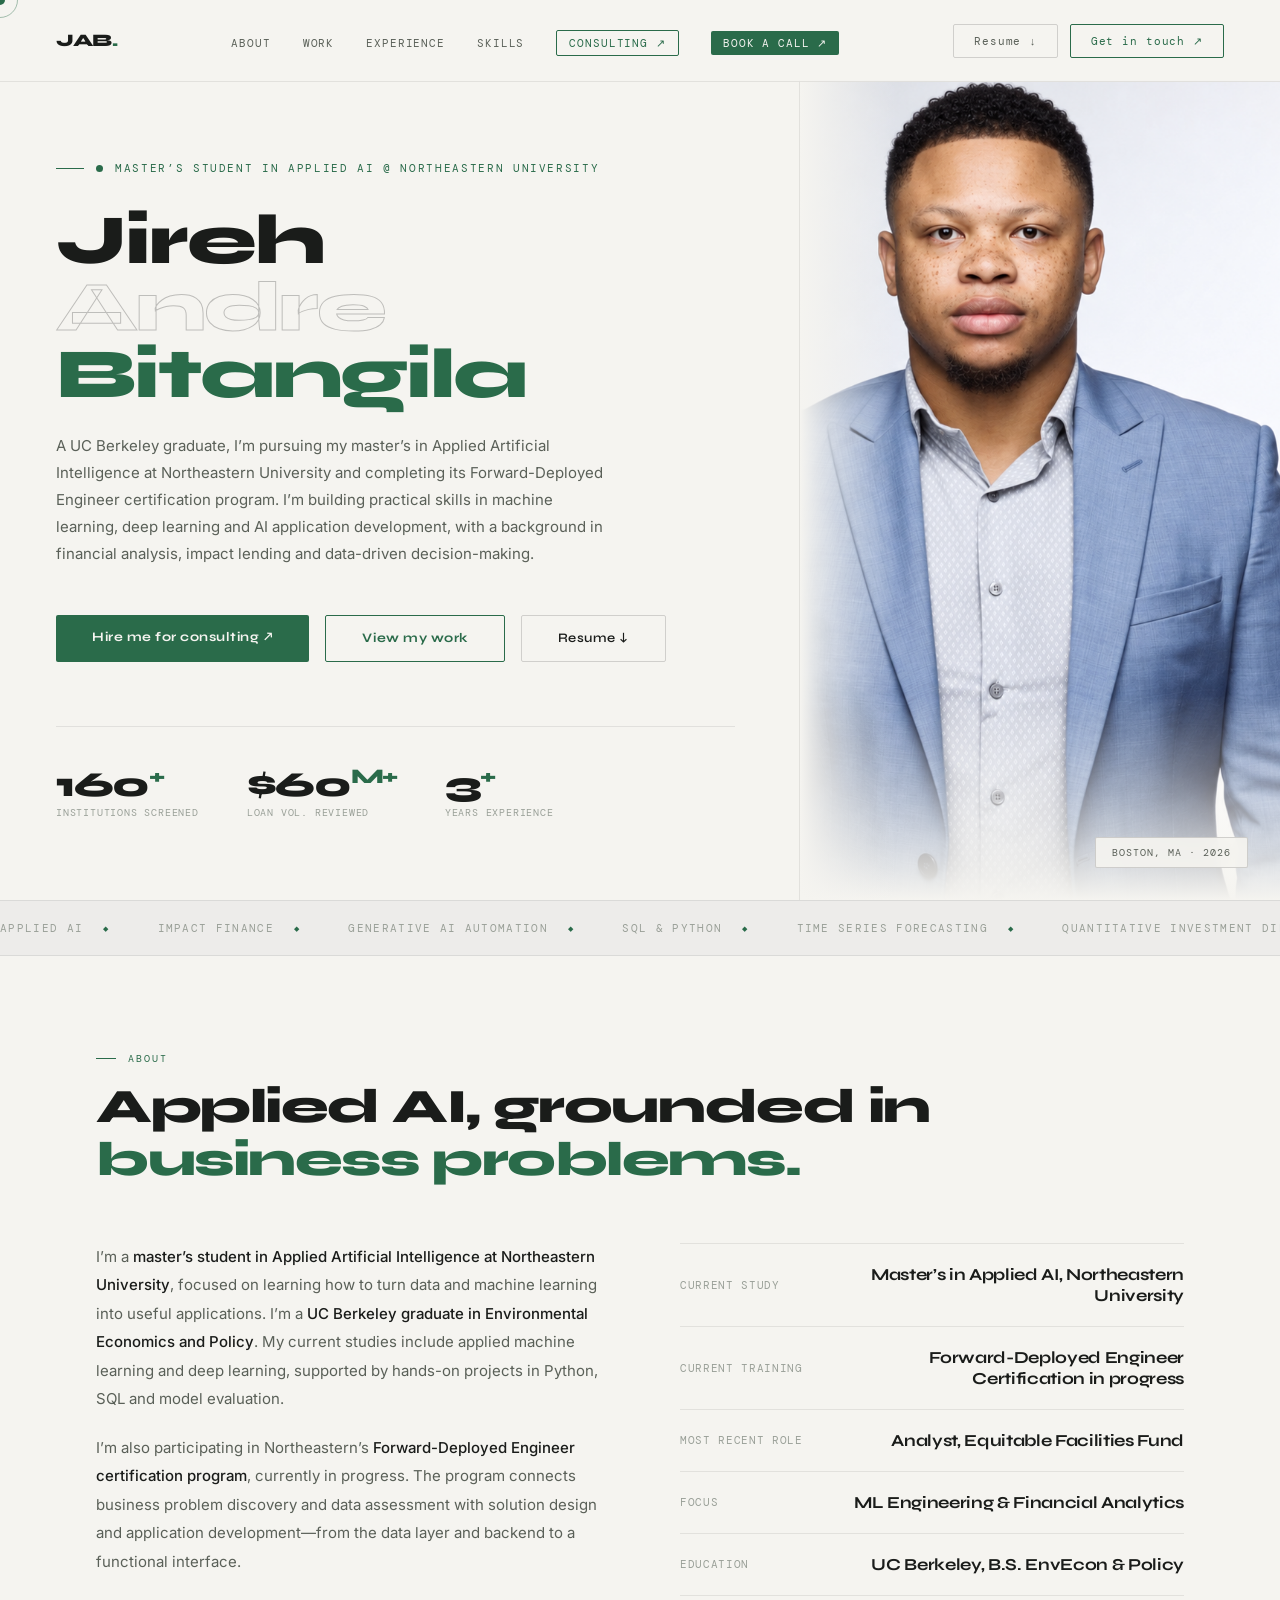
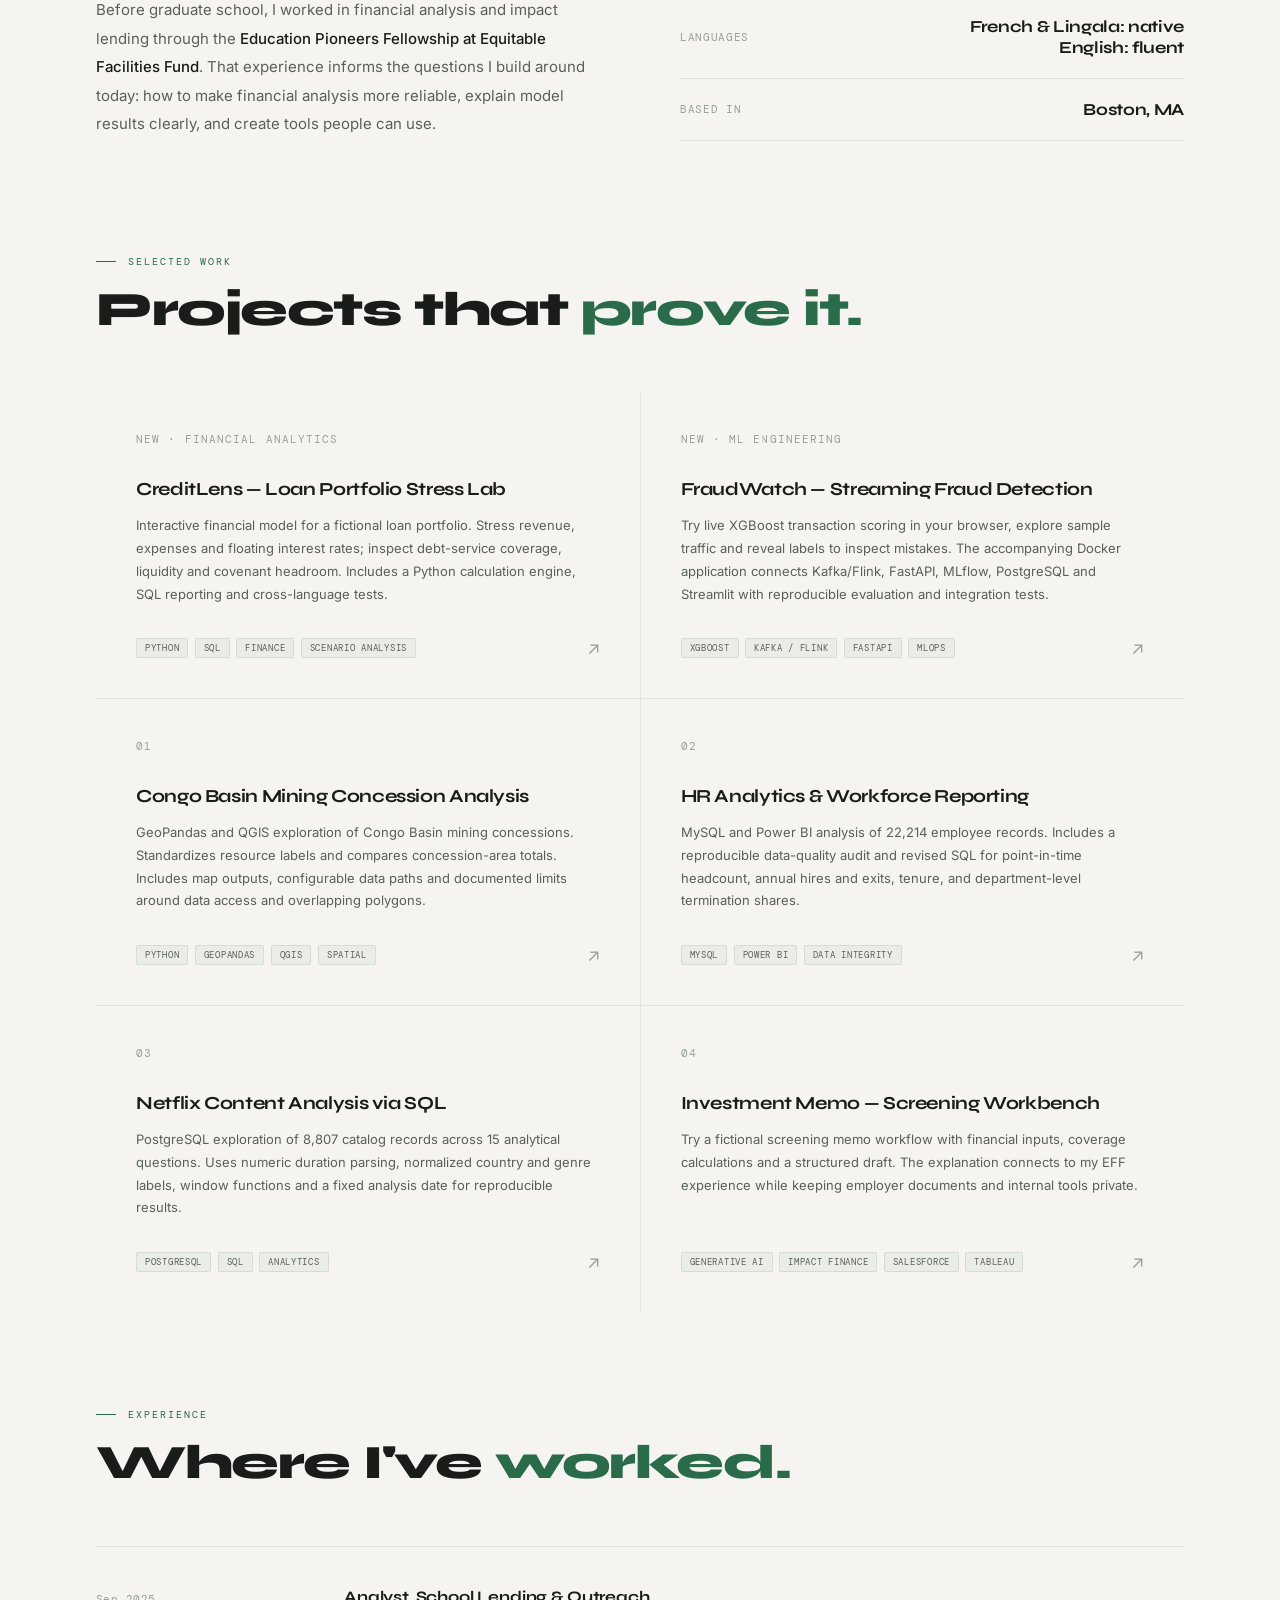
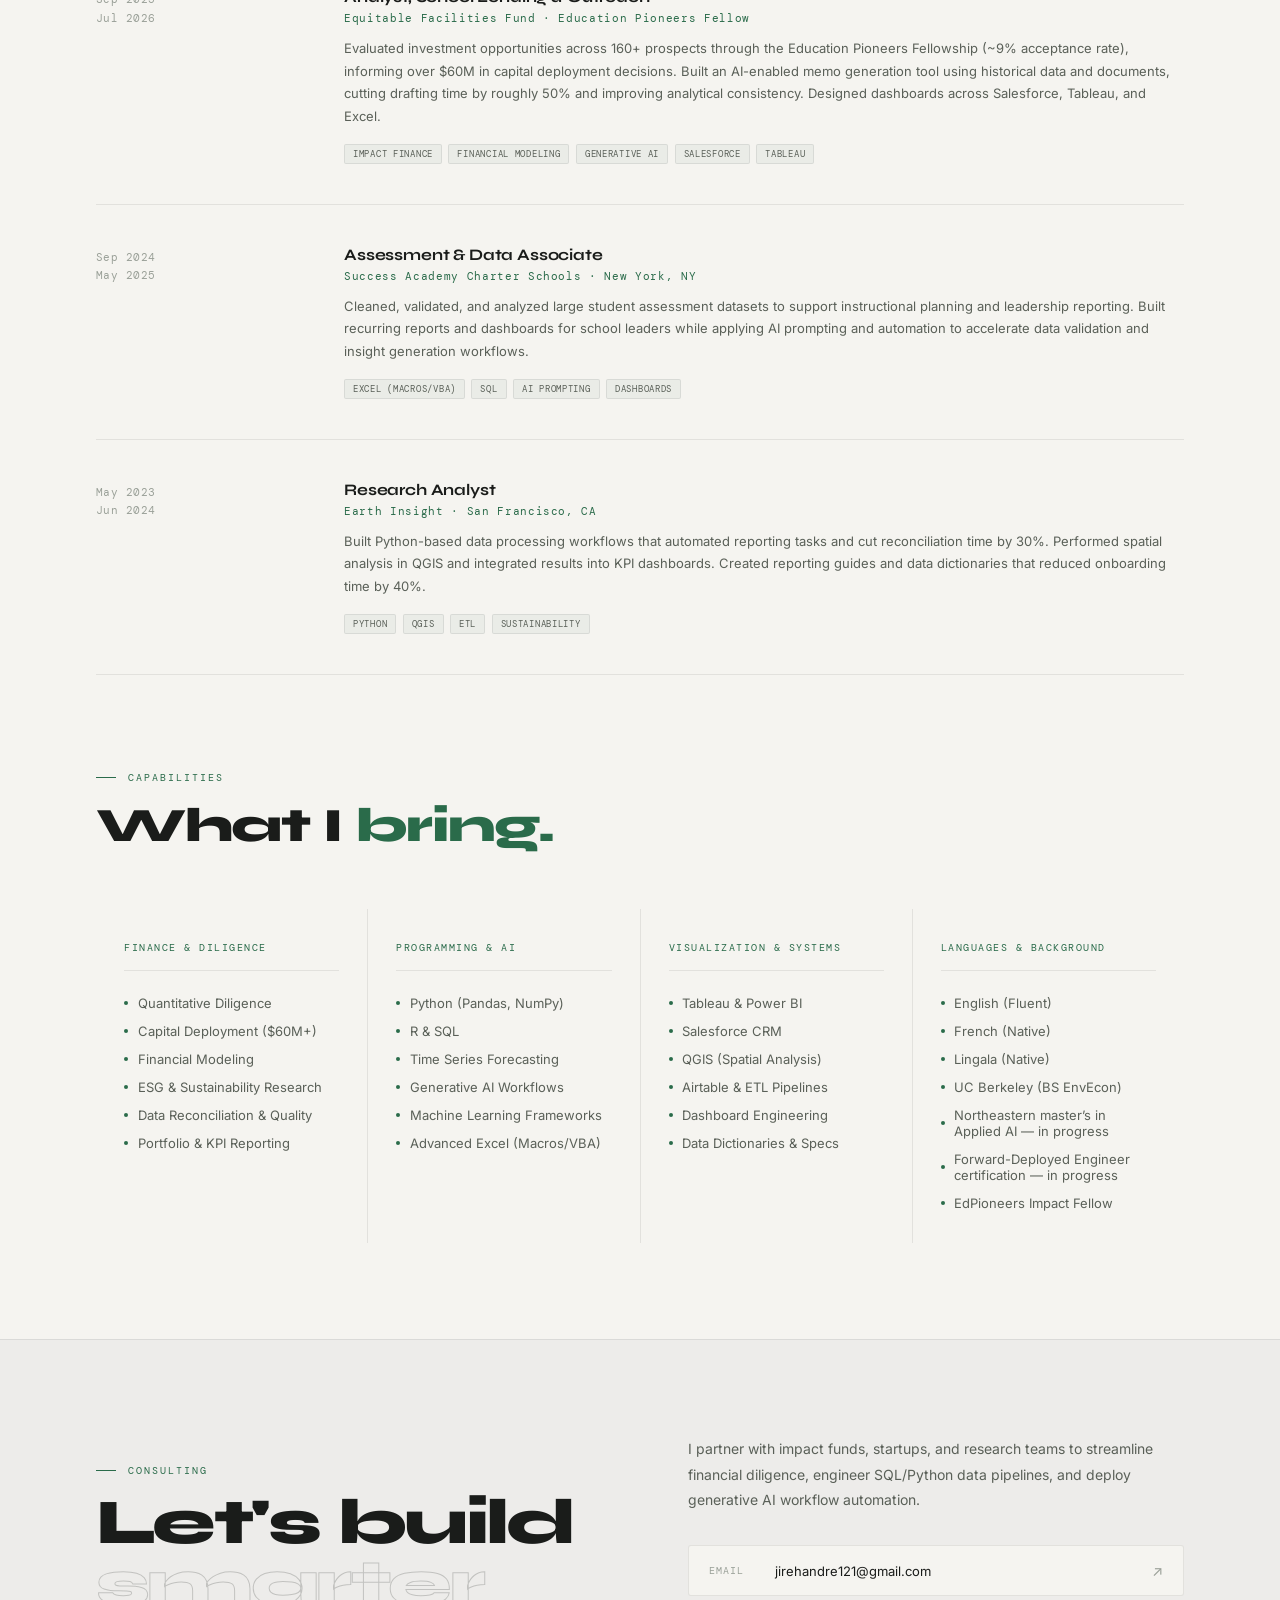
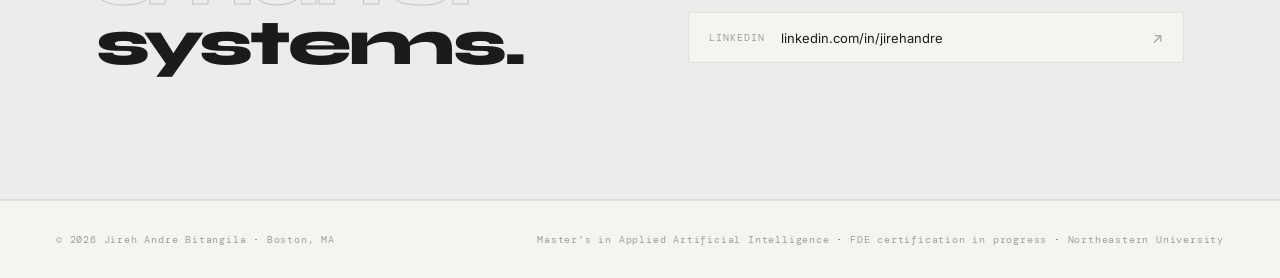
<file: index.html>
<!DOCTYPE html>
<html lang="en">
<head>
<meta charset="UTF-8"/>
<meta name="viewport" content="width=device-width, initial-scale=1.0"/>
<title>Jireh Andre Bitangila — Applied AI & Financial Analytics</title>
<meta name="description" content="UC Berkeley graduate and Northeastern Applied AI master’s student pursuing Forward-Deployed Engineer certification. Explore projects in machine learning, financial analytics, SQL and data systems."/>
<link href="https://fonts.googleapis.com/css2?family=Syne:wght@400;500;600;700;800&family=Inter:wght@300;400;500&family=DM+Mono:wght@400;500&display=swap" rel="stylesheet"/>
<style>
*,*::before,*::after{box-sizing:border-box;margin:0;padding:0}
:root{
  --bg:#f5f4f0;
  --surface:#edecea;
  --surface2:#e4e2de;
  --border:rgba(0,0,0,0.08);
  --border2:rgba(0,0,0,0.15);
  --accent:#2a6b4a;
  --accent-dim:rgba(42,107,74,0.08);
  --accent-dim2:rgba(42,107,74,0.05);
  --text:#1a1c1a;
  --text2:#5a6058;
  --text3:#9aa098;
  --nav-bg:rgba(245,244,240,0.85);
  --syne:'Syne',sans-serif;
  --inter:'Inter',sans-serif;
  --mono:'DM Mono',monospace;
}
html{scroll-behavior:smooth}
body{background:var(--bg);color:var(--text);font-family:var(--inter);overflow-x:hidden;cursor:none}

.cursor{position:fixed;width:10px;height:10px;background:var(--accent);border-radius:50%;pointer-events:none;z-index:9999;transition:transform 0.15s ease;transform:translate(-50%,-50%)}
.cursor-ring{position:fixed;width:36px;height:36px;border:1px solid rgba(42,107,74,0.4);border-radius:50%;pointer-events:none;z-index:9998;transition:width 0.3s,height 0.3s,border-color 0.3s;transform:translate(-50%,-50%)}
.cursor-ring.expanded{width:60px;height:60px;border-color:rgba(42,107,74,0.2)}

nav{
  position:fixed;top:0;left:0;right:0;z-index:500;
  display:flex;justify-content:space-between;align-items:center;
  padding:1.5rem 3.5rem;
}
nav::before{
  content:'';position:absolute;inset:0;
  background:var(--nav-bg);backdrop-filter:blur(20px);
  border-bottom:1px solid var(--border);z-index:-1;
}
.nav-logo{font-family:var(--syne);font-weight:800;font-size:1.1rem;color:var(--text);text-decoration:none;letter-spacing:-0.02em}
.nav-logo span{color:var(--accent)}
.nav-links{display:flex;gap:2rem;list-style:none}
.nav-links a{font-family:var(--mono);font-size:11px;letter-spacing:0.08em;color:var(--text2);text-decoration:none;text-transform:uppercase;transition:color 0.2s}
.nav-links a:hover{color:var(--accent)}
.nav-links a.nav-consult-link{color:var(--accent);border:1px solid var(--accent);padding:0.3rem 0.75rem;border-radius:2px;transition:all 0.2s}
.nav-links a.nav-consult-link:hover{background:var(--accent);color:#f5f4f0}
.nav-links a.nav-book-link{background:var(--accent);color:#f5f4f0;padding:0.3rem 0.75rem;border-radius:2px;transition:all 0.2s}
.nav-links a.nav-book-link:hover{opacity:0.85;color:#f5f4f0}
.nav-cta{font-family:var(--mono);font-size:11px;letter-spacing:0.08em;padding:0.55rem 1.25rem;border:1px solid var(--accent);color:var(--accent);text-decoration:none;border-radius:2px;transition:all 0.2s}
.nav-cta:hover{background:var(--accent);color:#f5f4f0}
.nav-actions{display:flex;gap:0.75rem;align-items:center}
.nav-resume{font-family:var(--mono);font-size:11px;letter-spacing:0.08em;padding:0.55rem 1.25rem;border:1px solid var(--border2);color:var(--text2);text-decoration:none;border-radius:2px;transition:all 0.2s}
.nav-resume:hover{border-color:var(--accent);color:var(--accent)}

.nav-hamburger{display:none;flex-direction:column;gap:5px;background:none;border:none;cursor:pointer;padding:4px;z-index:600}
.nav-hamburger span{display:block;width:22px;height:2px;background:var(--text);border-radius:2px;transition:all 0.3s}
.nav-hamburger.open span:nth-child(1){transform:translateY(7px) rotate(45deg)}
.nav-hamburger.open span:nth-child(2){opacity:0}
.nav-hamburger.open span:nth-child(3){transform:translateY(-7px) rotate(-45deg)}

.mobile-menu{
  display:none;position:fixed;top:0;left:0;right:0;bottom:0;
  background:var(--bg);z-index:400;
  flex-direction:column;align-items:center;justify-content:center;gap:2.5rem;
}
.mobile-menu.open{display:flex}
.mobile-menu a{font-family:var(--syne);font-weight:700;font-size:2rem;color:var(--text);text-decoration:none;letter-spacing:-0.02em;transition:color 0.2s}
.mobile-menu a:hover{color:var(--accent)}
.mobile-menu a.mm-cta{font-size:1rem;font-family:var(--mono);border:1px solid var(--accent);color:var(--accent);padding:0.75rem 2rem;border-radius:2px}

.hero{min-height:100vh;display:grid;grid-template-columns:1fr 480px;padding-top:80px;position:relative;overflow:hidden}
.hero-left{display:flex;flex-direction:column;justify-content:center;padding:5rem 4rem 5rem 3.5rem;border-right:1px solid var(--border)}
.hero-eyebrow{font-family:var(--mono);font-size:11px;letter-spacing:0.15em;color:var(--accent);text-transform:uppercase;display:flex;align-items:center;gap:0.75rem;margin-bottom:2rem;opacity:0;animation:fadeUp 0.7s 0.2s forwards}
.hero-eyebrow::before{content:'';width:28px;height:1px;background:var(--accent)}
.s-pulse{display:inline-block;width:7px;height:7px;border-radius:50%;background:var(--accent);animation:pulse 2s infinite}
.hero-name{font-family:var(--syne);font-weight:800;font-size:clamp(3rem,5.5vw,5.2rem);line-height:0.95;letter-spacing:-0.03em;margin-bottom:1.5rem;opacity:0;animation:fadeUp 0.7s 0.35s forwards}
.hero-name .line2{color:transparent;-webkit-text-stroke:1px rgba(26,28,26,0.25)}
.hero-name .accent-w{color:var(--accent)}
.hero-desc{font-size:15px;color:var(--text2);line-height:1.8;max-width:500px;margin-bottom:3rem;opacity:0;animation:fadeUp 0.7s 0.5s forwards}
.hero-actions{display:flex;gap:1rem;flex-wrap:wrap;opacity:0;animation:fadeUp 0.7s 0.65s forwards}
.btn-main{font-family:var(--syne);font-weight:700;font-size:13px;letter-spacing:0.04em;padding:0.9rem 2.25rem;background:var(--accent);color:#f5f4f0;text-decoration:none;border-radius:2px;transition:all 0.2s;display:inline-block}
.btn-main:hover{transform:translateY(-2px);box-shadow:0 8px 30px rgba(42,107,74,0.25)}
.btn-outline{font-family:var(--syne);font-weight:600;font-size:13px;letter-spacing:0.04em;padding:0.9rem 2.25rem;border:1px solid var(--border2);color:var(--text);text-decoration:none;border-radius:2px;transition:all 0.2s;display:inline-block}
.btn-outline:hover{border-color:var(--accent);color:var(--accent)}
.btn-consult{font-family:var(--syne);font-weight:700;font-size:13px;letter-spacing:0.04em;padding:0.9rem 2.25rem;border:1.5px solid var(--accent);color:var(--accent);text-decoration:none;border-radius:2px;transition:all 0.2s;display:inline-block}
.btn-consult:hover{background:var(--accent);color:#f5f4f0;transform:translateY(-2px)}
.hero-numbers{display:flex;gap:3rem;margin-top:4rem;padding-top:2.5rem;border-top:1px solid var(--border);opacity:0;animation:fadeUp 0.7s 0.8s forwards}
.hero-num-val{font-family:var(--syne);font-weight:800;font-size:2.2rem;letter-spacing:-0.04em;line-height:1;margin-bottom:0.25rem}
.hero-num-val sup{color:var(--accent);font-size:1.3rem;vertical-align:super}
.hero-num-label{font-family:var(--mono);font-size:10px;letter-spacing:0.08em;color:var(--text3);text-transform:uppercase}

.hero-right{position:relative;overflow:hidden;opacity:0;animation:fadeIn 1s 0.4s forwards}
.hero-photo{width:100%;height:100%;object-fit:cover;object-position:center top;filter:grayscale(10%) contrast(1.02);display:block}
.hero-overlay{position:absolute;inset:0;background:linear-gradient(to right,var(--bg) 0%,transparent 20%),linear-gradient(to top,var(--bg) 0%,transparent 25%)}
.hero-tag-badge{position:absolute;bottom:2rem;right:2rem;font-family:var(--mono);font-size:10px;letter-spacing:0.1em;color:var(--text2);text-transform:uppercase;background:rgba(245,244,240,0.9);border:1px solid var(--border2);padding:0.5rem 1rem;border-radius:2px;backdrop-filter:blur(10px)}

.marquee-wrap{border-top:1px solid var(--border);border-bottom:1px solid var(--border);padding:1.25rem 0;overflow:hidden;background:var(--surface)}
.marquee-track{display:flex;gap:3rem;width:max-content;animation:marquee 24s linear infinite}
.marquee-item{font-family:var(--mono);font-size:11px;letter-spacing:0.12em;color:var(--text3);text-transform:uppercase;white-space:nowrap;display:flex;align-items:center;gap:1.25rem}
.marquee-item::after{content:'◆';color:var(--accent);font-size:7px}

.section{padding:6rem 3.5rem;max-width:1200px;margin:0 auto}
.sec-label{font-family:var(--mono);font-size:10px;letter-spacing:0.2em;color:var(--accent);text-transform:uppercase;display:flex;align-items:center;gap:0.75rem;margin-bottom:1rem}
.sec-label::before{content:'';width:20px;height:1px;background:var(--accent)}
.sec-title{font-family:var(--syne);font-weight:800;font-size:clamp(2rem,4vw,3rem);letter-spacing:-0.03em;line-height:1.1;margin-bottom:3.5rem}
.sec-title em{color:var(--accent);font-style:normal}

.about-grid{display:grid;grid-template-columns:1fr 1fr;gap:5rem;align-items:start}
.about-body p{font-size:15px;color:var(--text2);line-height:1.9;margin-bottom:1.25rem}
.about-body p strong{color:var(--text);font-weight:500}
.about-stats{display:flex;flex-direction:column}
.astat{display:flex;justify-content:space-between;align-items:center;padding:1.25rem 0;border-bottom:1px solid var(--border)}
.astat:first-child{border-top:1px solid var(--border)}
.astat-lbl{font-family:var(--mono);font-size:11px;letter-spacing:0.06em;color:var(--text3);text-transform:uppercase}
.astat-val{font-family:var(--syne);font-weight:700;font-size:1.05rem;color:var(--text);letter-spacing:-0.02em}

.projects-grid{display:grid;grid-template-columns:repeat(2,1fr);gap:1px;background:var(--border)}
.pcard{background:var(--bg);padding:2.5rem;transition:background 0.25s;text-decoration:none;color:inherit;display:flex;flex-direction:column;position:relative;overflow:hidden}
.pcard::before{content:'';position:absolute;top:0;left:0;right:0;height:2px;background:var(--accent);transform:scaleX(0);transform-origin:left;transition:transform 0.35s ease}
.pcard:hover{background:var(--surface)}
.pcard:hover::before{transform:scaleX(1)}
.pnum{font-family:var(--mono);font-size:11px;letter-spacing:0.1em;color:var(--text3);margin-bottom:2rem}
.pcard h3{font-family:var(--syne);font-weight:700;font-size:1.15rem;letter-spacing:-0.02em;color:var(--text);margin-bottom:0.75rem;line-height:1.3}
.pcard p{font-size:13px;color:var(--text2);line-height:1.75;flex:1;margin-bottom:2rem}
.pfoot{display:flex;justify-content:space-between;align-items:flex-end}
.ptags{display:flex;flex-wrap:wrap;gap:0.4rem}
.ptag{font-family:var(--mono);font-size:9px;letter-spacing:0.08em;padding:3px 8px;background:var(--accent-dim2);color:var(--text2);border:1px solid var(--border);text-transform:uppercase;border-radius:2px}
.parr{font-size:1.1rem;color:var(--text3);transition:color 0.2s,transform 0.2s}
.pcard:hover .parr{color:var(--accent);transform:translate(3px,-3px)}

.exp-list{display:flex;flex-direction:column}
.erow{display:grid;grid-template-columns:200px 1fr;gap:3rem;align-items:start;padding:2.5rem 0;border-bottom:1px solid var(--border)}
.erow:first-child{border-top:1px solid var(--border)}
.edate{font-family:var(--mono);font-size:11px;color:var(--text3);letter-spacing:0.04em;line-height:1.7;padding-top:3px}
.ebody h3{font-family:var(--syne);font-weight:700;font-size:1rem;letter-spacing:-0.01em;color:var(--text);margin-bottom:0.3rem}
.eorg{font-family:var(--mono);font-size:11px;color:var(--accent);letter-spacing:0.06em;margin-bottom:0.75rem}
.ebody p{font-size:13px;color:var(--text2);line-height:1.75}
.etags{display:flex;flex-wrap:wrap;gap:0.4rem;margin-top:1rem}

.skills-wrap{display:grid;grid-template-columns:repeat(4,1fr);gap:1px;background:var(--border)}
.scol{background:var(--bg);padding:2rem 1.75rem}
.scol-lbl{font-family:var(--mono);font-size:10px;letter-spacing:0.15em;color:var(--accent);text-transform:uppercase;margin-bottom:1.5rem;padding-bottom:1rem;border-bottom:1px solid var(--border)}
.sitems{list-style:none;display:flex;flex-direction:column;gap:0.75rem}
.sitems li{font-size:13px;color:var(--text2);display:flex;align-items:center;gap:0.6rem}
.sitems li::before{content:'';width:4px;height:4px;border-radius:50%;background:var(--accent);flex-shrink:0}

.contact-section{background:var(--surface);border-top:1px solid var(--border);border-bottom:1px solid var(--border)}
.contact-inner{max-width:1200px;margin:0 auto;padding:6rem 3.5rem;display:grid;grid-template-columns:1fr 1fr;gap:6rem;align-items:center}
.contact-big{font-family:var(--syne);font-weight:800;font-size:clamp(2.5rem,5vw,4.5rem);line-height:0.95;letter-spacing:-0.04em}
.contact-big .ol{color:transparent;-webkit-text-stroke:1px rgba(26,28,26,0.2)}
.contact-big .fi{color:var(--text)}
.cright p{font-size:14px;color:var(--text2);line-height:1.85;margin-bottom:2rem}
.clinks{display:flex;flex-direction:column;gap:1rem;margin-bottom:2.5rem}
.clink{display:flex;align-items:center;justify-content:space-between;padding:1rem 1.25rem;background:var(--bg);border:1px solid var(--border);border-radius:3px;text-decoration:none;transition:border-color 0.2s,background 0.2s}
.clink:hover{border-color:var(--accent);background:var(--accent-dim)}
.clink-l{display:flex;align-items:center;gap:1rem}
.clink-type{font-family:var(--mono);font-size:10px;letter-spacing:0.1em;color:var(--text3);text-transform:uppercase;min-width:50px}
.clink-val{font-size:13px;color:var(--text)}
.clink-arr{font-size:0.9rem;color:var(--text3);transition:color 0.2s,transform 0.2s}
.clink:hover .clink-arr{color:var(--accent);transform:translate(3px,-3px)}

footer{padding:2rem 3.5rem;display:flex;justify-content:space-between;align-items:center;border-top:1px solid var(--border)}
footer p{font-family:var(--mono);font-size:10px;letter-spacing:0.08em;color:var(--text3)}
.fdot{color:var(--accent)}

.consulting-services{display:grid;grid-template-columns:repeat(2,1fr);gap:1px;background:var(--border);margin-bottom:1px}
.svc-card{background:var(--bg);padding:2.5rem;display:flex;flex-direction:column;position:relative;overflow:hidden;transition:background 0.25s}
.svc-card::before{content:'';position:absolute;top:0;left:0;right:0;height:2px;background:var(--accent);transform:scaleX(0);transform-origin:left;transition:transform 0.35s ease}
.svc-card:hover{background:var(--surface)}
.svc-card:hover::before{transform:scaleX(1)}
.svc-num{font-family:var(--mono);font-size:11px;letter-spacing:0.1em;color:var(--text3);margin-bottom:2rem}
.svc-card h3{font-family:var(--syne);font-weight:700;font-size:1.1rem;letter-spacing:-0.02em;color:var(--text);margin-bottom:0.75rem;line-height:1.3}
.svc-card>p{font-size:13px;color:var(--text2);line-height:1.75;flex:1;margin-bottom:1.5rem}
.svc-delivers{list-style:none;display:flex;flex-direction:column;gap:0.45rem}
.svc-delivers li{font-size:12px;color:var(--text3);display:flex;align-items:center;gap:0.55rem}
.svc-delivers li::before{content:'';width:3px;height:3px;border-radius:50%;background:var(--accent);flex-shrink:0}

.booking-banner{background:var(--surface);border-top:1px solid var(--border);border-bottom:1px solid var(--border);padding:3rem 2.5rem;display:flex;justify-content:space-between;align-items:center;gap:2.5rem;margin-top:4rem}
.booking-text h3{font-family:var(--syne);font-weight:800;font-size:1.55rem;letter-spacing:-0.03em;color:var(--text);margin-bottom:0.4rem}
.booking-text>p{font-size:14px;color:var(--text2);line-height:1.7;max-width:500px}
.booking-meta{display:flex;flex-wrap:wrap;gap:1.25rem;margin-top:0.85rem}
.bmeta-item{font-family:var(--mono);font-size:10px;letter-spacing:0.1em;color:var(--text3);text-transform:uppercase;display:flex;align-items:center;gap:0.4rem}
.bmeta-dot{width:5px;height:5px;border-radius:50%;background:var(--accent);display:inline-block}
.btn-book{font-family:var(--syne);font-weight:700;font-size:13px;letter-spacing:0.04em;padding:1rem 2.5rem;background:var(--accent);color:#f5f4f0;text-decoration:none;border-radius:2px;transition:all 0.2s;white-space:nowrap;display:inline-block;flex-shrink:0}
.btn-book:hover{transform:translateY(-2px);box-shadow:0 8px 30px rgba(42,107,74,0.3)}

@keyframes fadeUp{from{opacity:0;transform:translateY(24px)}to{opacity:1;transform:translateY(0)}}
@keyframes fadeIn{from{opacity:0}to{opacity:1}}
@keyframes marquee{from{transform:translateX(0)}to{transform:translateX(-50%)}}
@keyframes pulse{0%,100%{opacity:1}50%{opacity:0.4}}

.reveal{opacity:0;transform:translateY(28px);transition:opacity 0.7s ease,transform 0.7s ease}
.reveal.visible{opacity:1;transform:translateY(0)}

@media(max-width:1024px){
  nav{padding:1.25rem 2rem}
  .hero{grid-template-columns:1fr 360px}
  .hero-left{padding:4rem 2rem 4rem 2rem}
  .skills-wrap{grid-template-columns:repeat(2,1fr)}
  .contact-inner{gap:3rem;padding:5rem 2rem}
  .section{padding:5rem 2rem}
}

@media(max-width:768px){
  body{cursor:auto}
  .cursor,.cursor-ring{display:none}
  nav{padding:1rem 1.25rem}
  .nav-links{display:none}
  .nav-cta{display:none}
  .nav-actions{display:none}
  .nav-hamburger{display:flex}
  .hero{
    display:flex;flex-direction:column;
    min-height:auto;padding-top:60px;
  }
  .hero-right{
    order:0;height:55vw;min-height:220px;max-height:340px;
    border-right:none;border-bottom:1px solid var(--border);
  }
  .hero-overlay{
    background:linear-gradient(to bottom,transparent 50%,var(--bg) 100%);
  }
  .hero-left{
    order:1;padding:2.5rem 1.25rem 3.5rem;
    border-right:none;
  }
  .hero-eyebrow{margin-bottom:1rem;font-size:10px}
  .hero-name{font-size:clamp(2.4rem,9vw,3.4rem);margin-bottom:1rem}
  .hero-desc{font-size:14px;margin-bottom:2rem}
  .hero-actions{gap:0.75rem}
  .btn-main,.btn-outline{font-size:12px;padding:0.75rem 1.4rem}
  .hero-numbers{gap:1.75rem;margin-top:2.5rem;padding-top:1.75rem;flex-wrap:wrap}
  .hero-num-val{font-size:1.8rem}
  .hero-num-label{font-size:9px}
  .hero-tag-badge{bottom:0.75rem;right:0.75rem;font-size:9px;padding:0.35rem 0.65rem}
  .section{padding:3.5rem 1.25rem}
  .sec-title{font-size:1.8rem;margin-bottom:2.25rem}
  .about-grid{grid-template-columns:1fr;gap:2.5rem}
  .about-body p{font-size:14px}
  .astat{flex-direction:column;align-items:flex-start;gap:0.25rem;padding:1rem 0}
  .astat-val{font-size:0.95rem}
  .projects-grid{grid-template-columns:1fr}
  .pcard{padding:1.75rem 1.25rem}
  .pcard h3{font-size:1rem}
  .pcard p{font-size:13px}
  .erow{grid-template-columns:1fr;gap:0.5rem;padding:1.75rem 0}
  .edate{margin-bottom:0.25rem}
  .skills-wrap{grid-template-columns:1fr 1fr}
  .scol{padding:1.5rem 1rem}
  .sitems li{font-size:12px}
  .consulting-services{grid-template-columns:1fr}
  .svc-card{padding:1.75rem 1.25rem}
  .svc-card h3{font-size:1.05rem}
  .svc-card>p{font-size:13px}
  .svc-delivers li{font-size:13px;gap:0.65rem;padding:0.15rem 0}
  .booking-banner{flex-direction:column;align-items:flex-start;padding:2rem 1.25rem;gap:1.5rem;margin-top:2rem}
  .booking-text h3{font-size:1.25rem}
  .booking-text>p{font-size:13px}
  .bmeta-item{font-size:9px}
  .btn-book{width:100%;text-align:center;padding:1rem 1.5rem;font-size:14px}
  .btn-consult{font-size:12px;padding:0.75rem 1.4rem}
  .contact-inner{grid-template-columns:1fr;gap:2.5rem;padding:3.5rem 1.25rem}
  .contact-big{font-size:clamp(2rem,9vw,3rem)}
  .cright p{font-size:13px}
  .clink{padding:0.85rem 1rem}
  .clink-val{font-size:12px}
  footer{padding:1.5rem 1.25rem;flex-direction:column;gap:0.5rem;text-align:center}
}

@media(max-width:400px){
  .hero-name{font-size:2.2rem}
  .skills-wrap{grid-template-columns:1fr}
  .hero-actions{flex-direction:column}
  .btn-main,.btn-outline,.btn-consult{width:100%;text-align:center}
}
.astat{gap:1rem}.astat-val{text-align:right;max-width:70%}.hero-desc{max-width:560px}
</style>
<link rel="stylesheet" href="responsive.css"/>
</head>
<body>

<div class="cursor" id="cursor"></div>
<div class="cursor-ring" id="cursorRing"></div>

<nav>
  <a class="nav-logo" href="#">JAB<span>.</span></a>
  <ul class="nav-links">
    <li><a href="#about">About</a></li>
    <li><a href="#projects">Work</a></li>
    <li><a href="#experience">Experience</a></li>
    <li><a href="#skills">Skills</a></li>
    <li><a href="#consulting" class="nav-consult-link">Consulting ↗</a></li>
    <li><a href="https://calendar.app.google/7soWFg5y3CpBAZAc8" target="_blank" rel="noopener" class="nav-book-link">Book a call ↗</a></li>
  </ul>
  <div class="nav-actions">
    <a class="nav-resume" href="Jireh_Andre_Bitangila_Resume.pdf" target="_blank" rel="noopener">Resume ↓</a>
    <a class="nav-cta" href="mailto:jirehandre121@gmail.com">Get in touch ↗</a>
  </div>
  <button class="nav-hamburger" id="hamburger" aria-label="Open navigation" aria-controls="mobileMenu" aria-expanded="false">
    <span></span><span></span><span></span>
  </button>
</nav>

<div class="mobile-menu" id="mobileMenu" role="dialog" aria-modal="true" aria-label="Site navigation" aria-hidden="true" inert>
  <a href="#about">About</a>
  <a href="#projects">Work</a>
  <a href="#experience">Experience</a>
  <a href="#skills">Skills</a>
  <a href="#consulting">Consulting</a>
  <a href="Jireh_Andre_Bitangila_Resume.pdf" target="_blank" rel="noopener" class="mm-cta">Resume ↓</a>
  <a href="mailto:jirehandre121@gmail.com" class="mm-cta">Get in touch ↗</a>
  <a href="https://calendar.app.google/7soWFg5y3CpBAZAc8" target="_blank" rel="noopener" class="mm-cta">Book a call ↗</a>
</div>

<div class="hero">
  <div class="hero-left">
    <div class="hero-eyebrow"><span class="s-pulse"></span> Master’s Student in Applied AI @ Northeastern University</div>
    <h1 class="hero-name">
      Jireh<br>
      <span class="line2">Andre</span><br>
      <span class="accent-w">Bitangila</span>
    </h1>
    <p class="hero-desc">A UC Berkeley graduate, I’m pursuing my master’s in Applied Artificial Intelligence at Northeastern University and completing its Forward-Deployed Engineer certification program. I’m building practical skills in machine learning, deep learning and AI application development, with a background in financial analysis, impact lending and data-driven decision-making.</p>
    <div class="hero-actions">
      <a href="#consulting" class="btn-main">Hire me for consulting ↗</a>
      <a href="#projects" class="btn-consult">View my work</a>
      <a href="Jireh_Andre_Bitangila_Resume.pdf" target="_blank" rel="noopener" class="btn-outline">Resume ↓</a>
    </div>
    <div class="hero-numbers">
      <div>
        <div class="hero-num-val">160<sup>+</sup></div>
        <div class="hero-num-label">Institutions screened</div>
      </div>
      <div>
        <div class="hero-num-val">$60<sup>M+</sup></div>
        <div class="hero-num-label">Loan vol. reviewed</div>
      </div>
      <div>
        <div class="hero-num-val">3<sup>+</sup></div>
        <div class="hero-num-label">Years experience</div>
      </div>
    </div>
  </div>

  <div class="hero-right">
    <img class="hero-photo" src="profile.jpg" alt="Jireh Andre Bitangila"/>
    <div class="hero-overlay"></div>
    <div class="hero-tag-badge">Boston, MA · 2026</div>
  </div>
</div>

<div class="marquee-wrap">
  <div class="marquee-track">
    <div class="marquee-item">Applied AI</div>
    <div class="marquee-item">Impact Finance</div>
    <div class="marquee-item">Generative AI Automation</div>
    <div class="marquee-item">SQL & Python</div>
    <div class="marquee-item">Time Series Forecasting</div>
    <div class="marquee-item">Quantitative Investment Diligence</div>
    <div class="marquee-item">Statistical Computing</div>
    <div class="marquee-item">Geospatial Analysis</div>
    <div class="marquee-item">ETL & Data Reconciliation</div>
    <div class="marquee-item">Tableau & Power BI</div>
    <div class="marquee-item">ESG & Sustainability</div>
    <div class="marquee-item">Machine Learning</div>
    <div class="marquee-item">Financial Modeling</div>
    <div class="marquee-item">Applied AI</div>
    <div class="marquee-item">Impact Finance</div>
  </div>
</div>

<section class="section" id="about">
  <div class="reveal">
    <div class="sec-label">About</div>
    <h2 class="sec-title">Applied AI, grounded in <em>business problems.</em></h2>
  </div>
  <div class="about-grid reveal">
    <div class="about-body">
      <p>I’m a <strong>master’s student in Applied Artificial Intelligence at Northeastern University</strong>, focused on learning how to turn data and machine learning into useful applications. I’m a <strong>UC Berkeley graduate in Environmental Economics and Policy</strong>. My current studies include applied machine learning and deep learning, supported by hands-on projects in Python, SQL and model evaluation.</p>
      <p>I’m also participating in Northeastern’s <strong>Forward-Deployed Engineer certification program</strong>, currently in progress. The program connects business problem discovery and data assessment with solution design and application development—from the data layer and backend to a functional interface.</p>
      <p>Before graduate school, I worked in financial analysis and impact lending through the <strong>Education Pioneers Fellowship at Equitable Facilities Fund</strong>. That experience informs the questions I build around today: how to make financial analysis more reliable, explain model results clearly, and create tools people can use.</p>
    </div>
    <div class="about-stats">
      <div class="astat"><span class="astat-lbl">Current Study</span><span class="astat-val">Master’s in Applied AI, Northeastern University</span></div>
      <div class="astat"><span class="astat-lbl">Current training</span><span class="astat-val">Forward-Deployed Engineer<br>Certification in progress</span></div>
      <div class="astat"><span class="astat-lbl">Most recent role</span><span class="astat-val">Analyst, Equitable Facilities Fund</span></div>
      <div class="astat"><span class="astat-lbl">Focus</span><span class="astat-val">ML Engineering &amp; Financial Analytics</span></div>
      <div class="astat"><span class="astat-lbl">Education</span><span class="astat-val">UC Berkeley, B.S. EnvEcon & Policy</span></div>
      <div class="astat"><span class="astat-lbl">Languages</span><span class="astat-val">French &amp; Lingala: native<br>English: fluent</span></div>
      <div class="astat"><span class="astat-lbl">Based in</span><span class="astat-val">Boston, MA</span></div>
    </div>
  </div>
</section>

<section class="section" id="projects" style="padding-top:0">
  <div class="reveal">
    <div class="sec-label">Selected work</div>
    <h2 class="sec-title">Projects that <em>prove it.</em></h2>
  </div>
  <div class="projects-grid reveal">
    <a class="pcard" href="projects/creditlens/">
      <div class="pnum">NEW · FINANCIAL ANALYTICS</div>
      <h3>CreditLens — Loan Portfolio Stress Lab</h3>
      <p>Interactive financial model for a fictional loan portfolio. Stress revenue, expenses and floating interest rates; inspect debt-service coverage, liquidity and covenant headroom. Includes a Python calculation engine, SQL reporting and cross-language tests.</p>
      <div class="pfoot"><div class="ptags"><span class="ptag">Python</span><span class="ptag">SQL</span><span class="ptag">Finance</span><span class="ptag">Scenario Analysis</span></div><span class="parr">↗</span></div>
    </a>
    <a class="pcard" href="projects/fraudwatch/">
      <div class="pnum">NEW · ML ENGINEERING</div>
      <h3>FraudWatch — Streaming Fraud Detection</h3>
      <p>Try live XGBoost transaction scoring in your browser, explore sample traffic and reveal labels to inspect mistakes. The accompanying Docker application connects Kafka/Flink, FastAPI, MLflow, PostgreSQL and Streamlit with reproducible evaluation and integration tests.</p>
      <div class="pfoot">
        <div class="ptags"><span class="ptag">XGBoost</span><span class="ptag">Kafka / Flink</span><span class="ptag">FastAPI</span><span class="ptag">MLOps</span></div>
        <span class="parr">↗</span>
      </div>
    </a>
    <a class="pcard" href="projects/congo-basin/">
      <div class="pnum">01</div>
      <h3>Congo Basin Mining Concession Analysis</h3>
      <p>GeoPandas and QGIS exploration of Congo Basin mining concessions. Standardizes resource labels and compares concession-area totals. Includes map outputs, configurable data paths and documented limits around data access and overlapping polygons.</p>
      <div class="pfoot">
        <div class="ptags"><span class="ptag">Python</span><span class="ptag">GeoPandas</span><span class="ptag">QGIS</span><span class="ptag">Spatial</span></div>
        <span class="parr">↗</span>
      </div>
    </a>
    <a class="pcard" href="projects/hr-analytics/">
      <div class="pnum">02</div>
      <h3>HR Analytics & Workforce Reporting</h3>
      <p>MySQL and Power BI analysis of 22,214 employee records. Includes a reproducible data-quality audit and revised SQL for point-in-time headcount, annual hires and exits, tenure, and department-level termination shares.</p>
      <div class="pfoot">
        <div class="ptags"><span class="ptag">MySQL</span><span class="ptag">Power BI</span><span class="ptag">Data Integrity</span></div>
        <span class="parr">↗</span>
      </div>
    </a>
    <a class="pcard" href="projects/netflix/">
      <div class="pnum">03</div>
      <h3>Netflix Content Analysis via SQL</h3>
      <p>PostgreSQL exploration of 8,807 catalog records across 15 analytical questions. Uses numeric duration parsing, normalized country and genre labels, window functions and a fixed analysis date for reproducible results.</p>
      <div class="pfoot">
        <div class="ptags"><span class="ptag">PostgreSQL</span><span class="ptag">SQL</span><span class="ptag">Analytics</span></div>
        <span class="parr">↗</span>
      </div>
    </a>
    <a class="pcard" href="projects/investment-memo/" target="_blank" rel="noopener">
      <div class="pnum">04</div>
      <h3>Investment Memo — Screening Workbench</h3>
      <p>Try a fictional screening memo workflow with financial inputs, coverage calculations and a structured draft. The explanation connects to my EFF experience while keeping employer documents and internal tools private.</p>
      <div class="pfoot">
        <div class="ptags"><span class="ptag">Generative AI</span><span class="ptag">Impact Finance</span><span class="ptag">Salesforce</span><span class="ptag">Tableau</span></div>
        <span class="parr">↗</span>
      </div>
    </a>
  </div>
</section>

<section class="section" id="experience" style="padding-top:0">
  <div class="reveal">
    <div class="sec-label">Experience</div>
    <h2 class="sec-title">Where I've <em>worked.</em></h2>
  </div>
  <div class="exp-list reveal">
    <div class="erow">
      <div class="edate">Sep 2025<br>Jul 2026</div>
      <div class="ebody">
        <h3>Analyst, School Lending & Outreach</h3>
        <div class="eorg">Equitable Facilities Fund · Education Pioneers Fellow</div>
        <p>Evaluated investment opportunities across 160+ prospects through the Education Pioneers Fellowship (~9% acceptance rate), informing over $60M in capital deployment decisions. Built an AI-enabled memo generation tool using historical data and documents, cutting drafting time by roughly 50% and improving analytical consistency. Designed dashboards across Salesforce, Tableau, and Excel.</p>
        <div class="etags"><span class="ptag">Impact Finance</span><span class="ptag">Financial Modeling</span><span class="ptag">Generative AI</span><span class="ptag">Salesforce</span><span class="ptag">Tableau</span></div>
      </div>
    </div>
    <div class="erow">
      <div class="edate">Sep 2024<br>May 2025</div>
      <div class="ebody">
        <h3>Assessment & Data Associate</h3>
        <div class="eorg">Success Academy Charter Schools · New York, NY</div>
        <p>Cleaned, validated, and analyzed large student assessment datasets to support instructional planning and leadership reporting. Built recurring reports and dashboards for school leaders while applying AI prompting and automation to accelerate data validation and insight generation workflows.</p>
        <div class="etags"><span class="ptag">Excel (Macros/VBA)</span><span class="ptag">SQL</span><span class="ptag">AI Prompting</span><span class="ptag">Dashboards</span></div>
      </div>
    </div>
    <div class="erow">
      <div class="edate">May 2023<br>Jun 2024</div>
      <div class="ebody">
        <h3>Research Analyst</h3>
        <div class="eorg">Earth Insight · San Francisco, CA</div>
        <p>Built Python-based data processing workflows that automated reporting tasks and cut reconciliation time by 30%. Performed spatial analysis in QGIS and integrated results into KPI dashboards. Created reporting guides and data dictionaries that reduced onboarding time by 40%.</p>
        <div class="etags"><span class="ptag">Python</span><span class="ptag">QGIS</span><span class="ptag">ETL</span><span class="ptag">Sustainability</span></div>
      </div>
    </div>
  </div>
</section>

<section class="section" id="skills" style="padding-top:0">
  <div class="reveal">
    <div class="sec-label">Capabilities</div>
    <h2 class="sec-title">What I <em>bring.</em></h2>
  </div>
  <div class="skills-wrap reveal">
    <div class="scol">
      <div class="scol-lbl">Finance & Diligence</div>
      <ul class="sitems">
        <li>Quantitative Diligence</li>
        <li>Capital Deployment ($60M+)</li>
        <li>Financial Modeling</li>
        <li>ESG & Sustainability Research</li>
        <li>Data Reconciliation & Quality</li>
        <li>Portfolio & KPI Reporting</li>
      </ul>
    </div>
    <div class="scol">
      <div class="scol-lbl">Programming & AI</div>
      <ul class="sitems">
        <li>Python (Pandas, NumPy)</li>
        <li>R & SQL</li>
        <li>Time Series Forecasting</li>
        <li>Generative AI Workflows</li>
        <li>Machine Learning Frameworks</li>
        <li>Advanced Excel (Macros/VBA)</li>
      </ul>
    </div>
    <div class="scol">
      <div class="scol-lbl">Visualization & Systems</div>
      <ul class="sitems">
        <li>Tableau & Power BI</li>
        <li>Salesforce CRM</li>
        <li>QGIS (Spatial Analysis)</li>
        <li>Airtable & ETL Pipelines</li>
        <li>Dashboard Engineering</li>
        <li>Data Dictionaries & Specs</li>
      </ul>
    </div>
    <div class="scol">
      <div class="scol-lbl">Languages & Background</div>
      <ul class="sitems">
        <li>English (Fluent)</li>
        <li>French (Native)</li>
        <li>Lingala (Native)</li>
        <li>UC Berkeley (BS EnvEcon)</li>
        <li>Northeastern master’s in Applied AI — in progress</li>
        <li>Forward-Deployed Engineer certification — in progress</li>
        <li>EdPioneers Impact Fellow</li>
      </ul>
    </div>
  </div>
</section>

<section class="contact-section" id="consulting">
  <div class="contact-inner">
    <div>
      <div class="sec-label">Consulting</div>
      <h2 class="contact-big">
        Let's <span class="fi">build</span><br>
        <span class="ol">smarter</span><br>
        <span class="fi">systems.</span>
      </h2>
    </div>
    <div class="cright">
      <p>I partner with impact funds, startups, and research teams to streamline financial diligence, engineer SQL/Python data pipelines, and deploy generative AI workflow automation.</p>
      <div class="clinks">
        <a class="clink" href="mailto:jirehandre121@gmail.com">
          <div class="clink-l">
            <span class="clink-type">Email</span>
            <span class="clink-val">jirehandre121@gmail.com</span>
          </div>
          <span class="clink-arr">↗</span>
        </a>
        <a class="clink" href="https://linkedin.com/in/jirehandre" target="_blank" rel="noopener">
          <div class="clink-l">
            <span class="clink-type">LinkedIn</span>
            <span class="clink-val">linkedin.com/in/jirehandre</span>
          </div>
          <span class="clink-arr">↗</span>
        </a>
      </div>
    </div>
  </div>
</section>

<footer>
  <p>© 2026 Jireh Andre Bitangila <span class="fdot">·</span> Boston, MA</p>
  <p>Master’s in Applied Artificial Intelligence <span class="fdot">·</span> FDE certification in progress <span class="fdot">·</span> Northeastern University</p>
</footer>

<script>
const cursor = document.getElementById('cursor');
const ring = document.getElementById('cursorRing');
window.addEventListener('mousemove', (e) => {
  cursor.style.left = e.clientX + 'px';
  cursor.style.top = e.clientY + 'px';
  ring.style.left = e.clientX + 'px';
  ring.style.top = e.clientY + 'px';
});

document.querySelectorAll('a, button, .pcard, .clink').forEach(el => {
  el.addEventListener('mouseenter', () => ring.classList.add('expanded'));
  el.addEventListener('mouseleave', () => ring.classList.remove('expanded'));
});

const hamburger = document.getElementById('hamburger');
const mobileMenu = document.getElementById('mobileMenu');
function setMenu(open, restoreFocus = false) {
  hamburger.classList.toggle('open', open);
  mobileMenu.classList.toggle('open', open);
  hamburger.setAttribute('aria-expanded', String(open));
  hamburger.setAttribute('aria-label', open ? 'Close navigation' : 'Open navigation');
  mobileMenu.setAttribute('aria-hidden', String(!open));
  mobileMenu.inert = !open;
  document.body.classList.toggle('menu-open', open);
  if (open) mobileMenu.querySelector('a').focus();
  else if (restoreFocus) hamburger.focus();
}
hamburger.addEventListener('click', () => setMenu(!mobileMenu.classList.contains('open'), true));
mobileMenu.querySelectorAll('a').forEach(a => {
  a.addEventListener('click', () => setMenu(false, true));
});
document.addEventListener('keydown', (event) => {
  if (!mobileMenu.classList.contains('open')) return;
  if (event.key === 'Escape') { event.preventDefault(); setMenu(false, true); }
  if (event.key === 'Tab') {
    const controls = [hamburger, ...mobileMenu.querySelectorAll('a')];
    const index = controls.indexOf(document.activeElement);
    const next = event.shiftKey ? index - 1 : index + 1;
    event.preventDefault();
    controls[(next + controls.length) % controls.length].focus();
  }
});
const desktopNavigation = window.matchMedia('(min-width: 1101px)');
desktopNavigation.addEventListener('change', event => {
  if (event.matches) setMenu(false);
});

const observer = new IntersectionObserver((entries) => {
  entries.forEach(entry => {
    if (entry.isIntersecting) {
      entry.target.classList.add('visible');
    }
  });
}, { threshold: 0.1 });

document.querySelectorAll('.reveal').forEach(el => observer.observe(el));
</script>

</body>
</html>
</file>
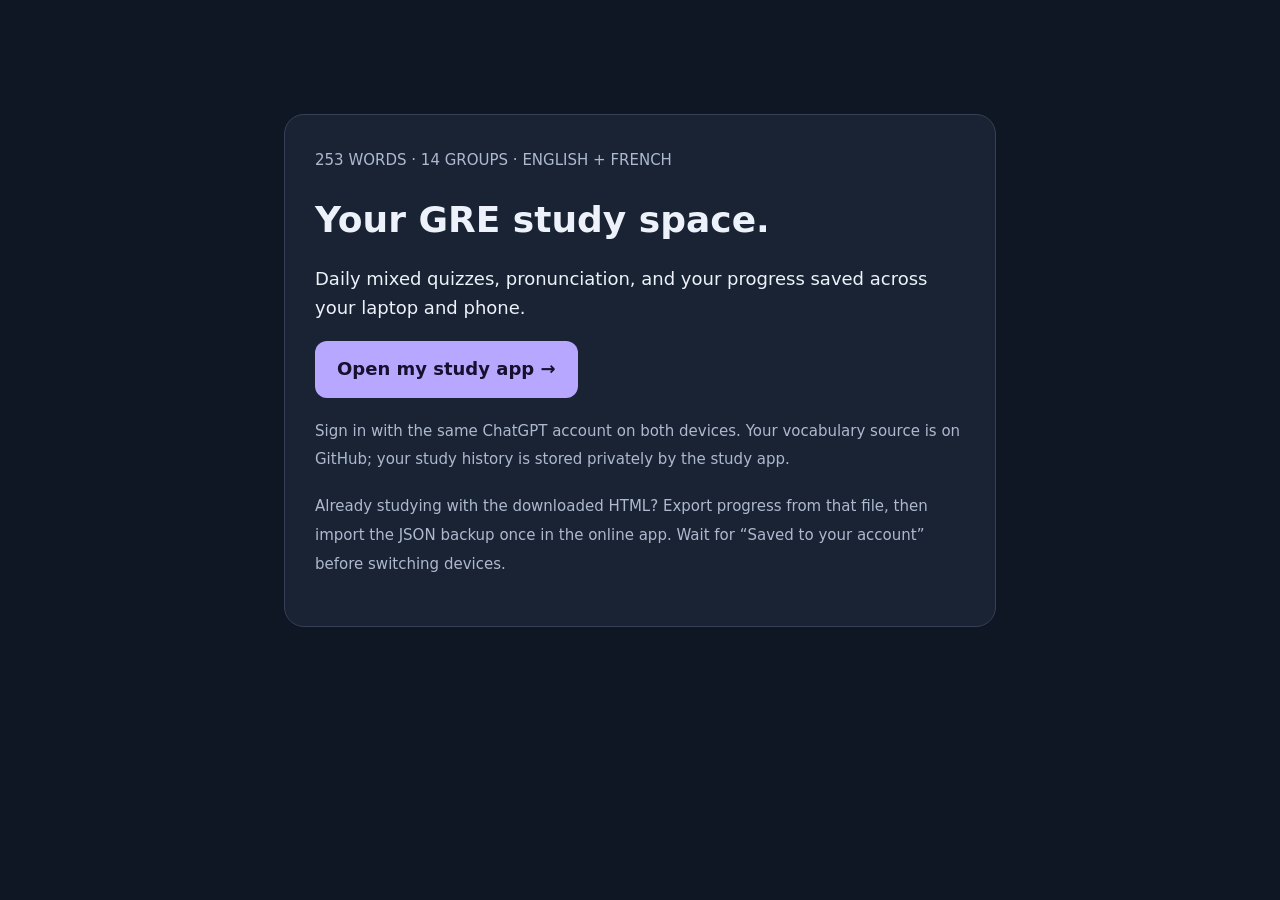
<file: gre/index.html>
<!doctype html><html lang="en"><head><meta charset="utf-8"><meta name="viewport" content="width=device-width,initial-scale=1"><meta name="theme-color" content="#101724"><title>Jireh's GRE Vocabulary</title><style>body{background:#101724;color:#edf2fa;font:18px/1.6 system-ui,sans-serif;margin:0;padding:24px}main{max-width:650px;margin:10vh auto;padding:30px;border:1px solid #344156;border-radius:20px;background:#192334}h1{line-height:1.2}a{color:#17112f;background:#b7a7ff;padding:14px 22px;display:inline-block;border-radius:12px;text-decoration:none;font-weight:700}small{color:#adb9ce}</style></head><body><main><small>253 WORDS · 14 GROUPS · ENGLISH + FRENCH</small><h1>Your GRE study space.</h1><p>Daily mixed quizzes, pronunciation, and your progress saved across your laptop and phone.</p><a href="https://jireh-gre-study.equitable-fa-3092.chatgpt.site">Open my study app →</a><p><small>Sign in with the same ChatGPT account on both devices. Your vocabulary source is on GitHub; your study history is stored privately by the study app.</small></p><p><small>Already studying with the downloaded HTML? Export progress from that file, then import the JSON backup once in the online app. Wait for “Saved to your account” before switching devices.</small></p></main></body></html>
</file>
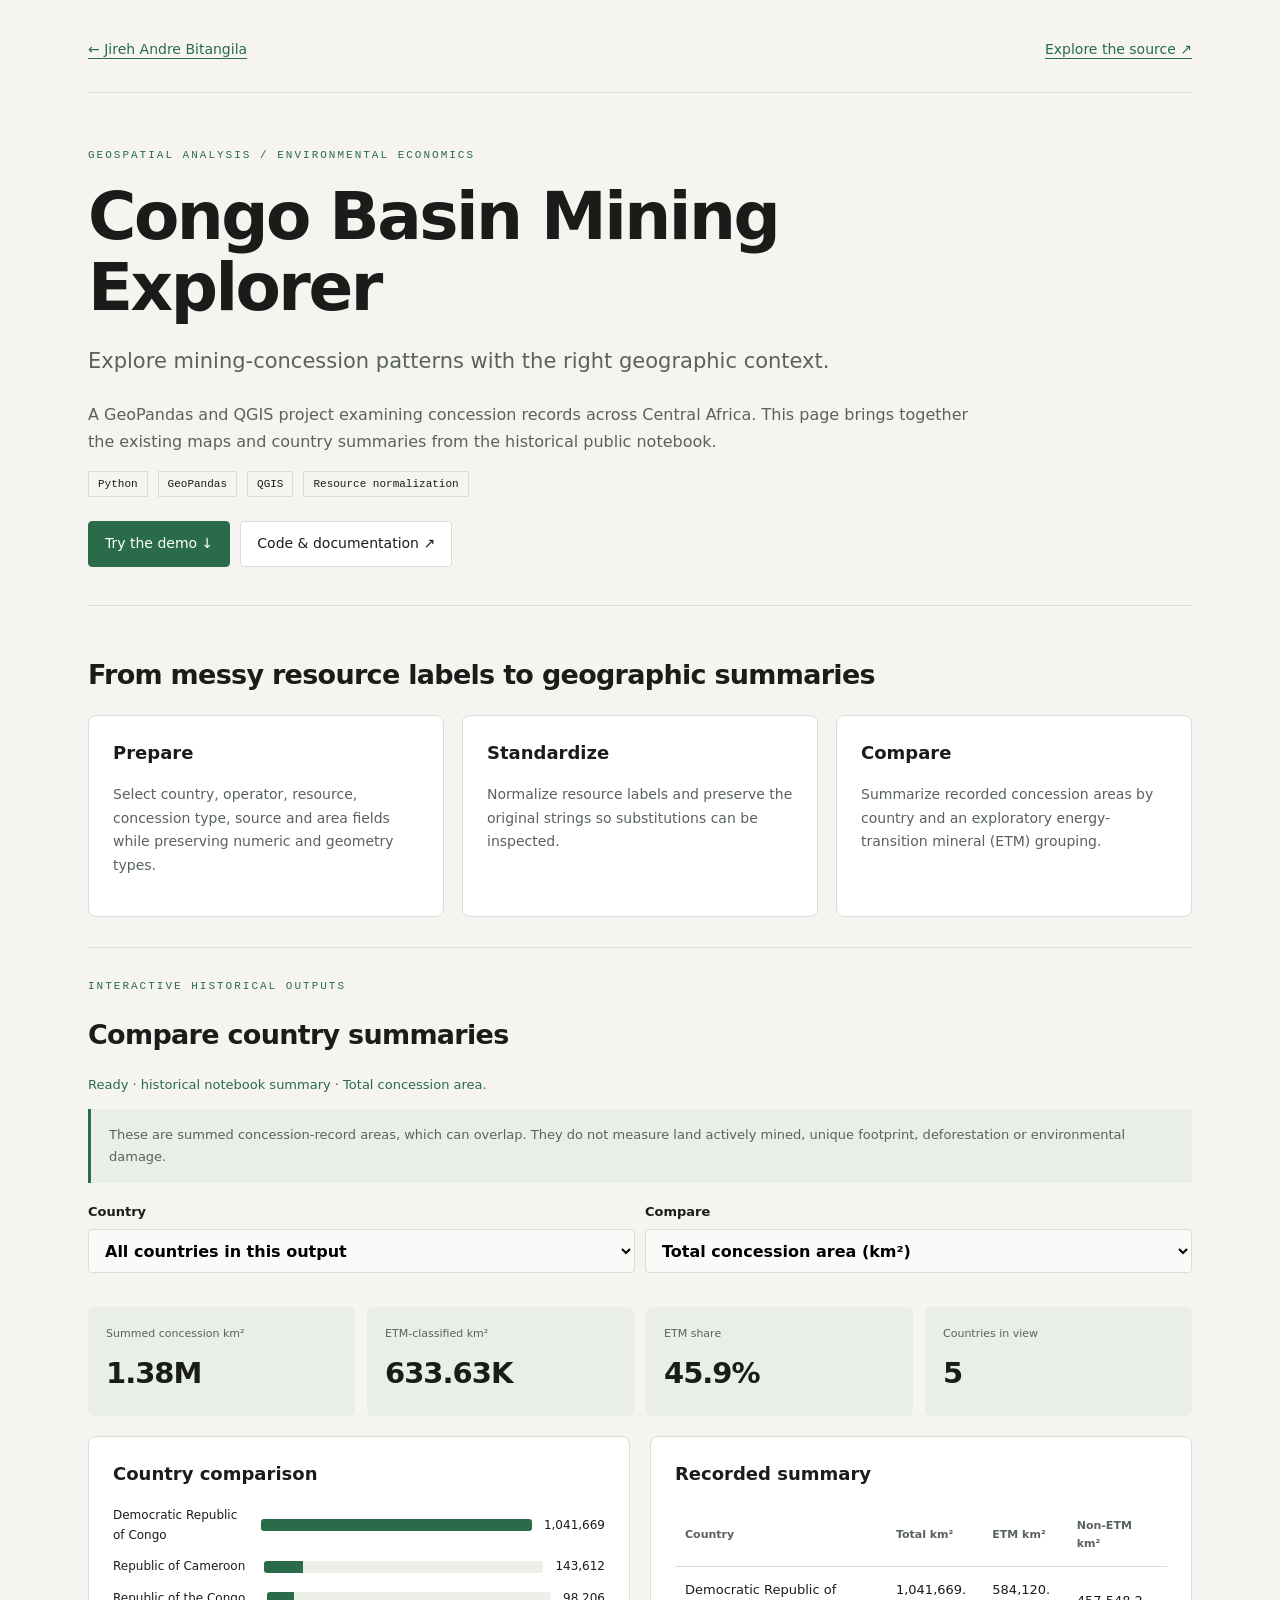
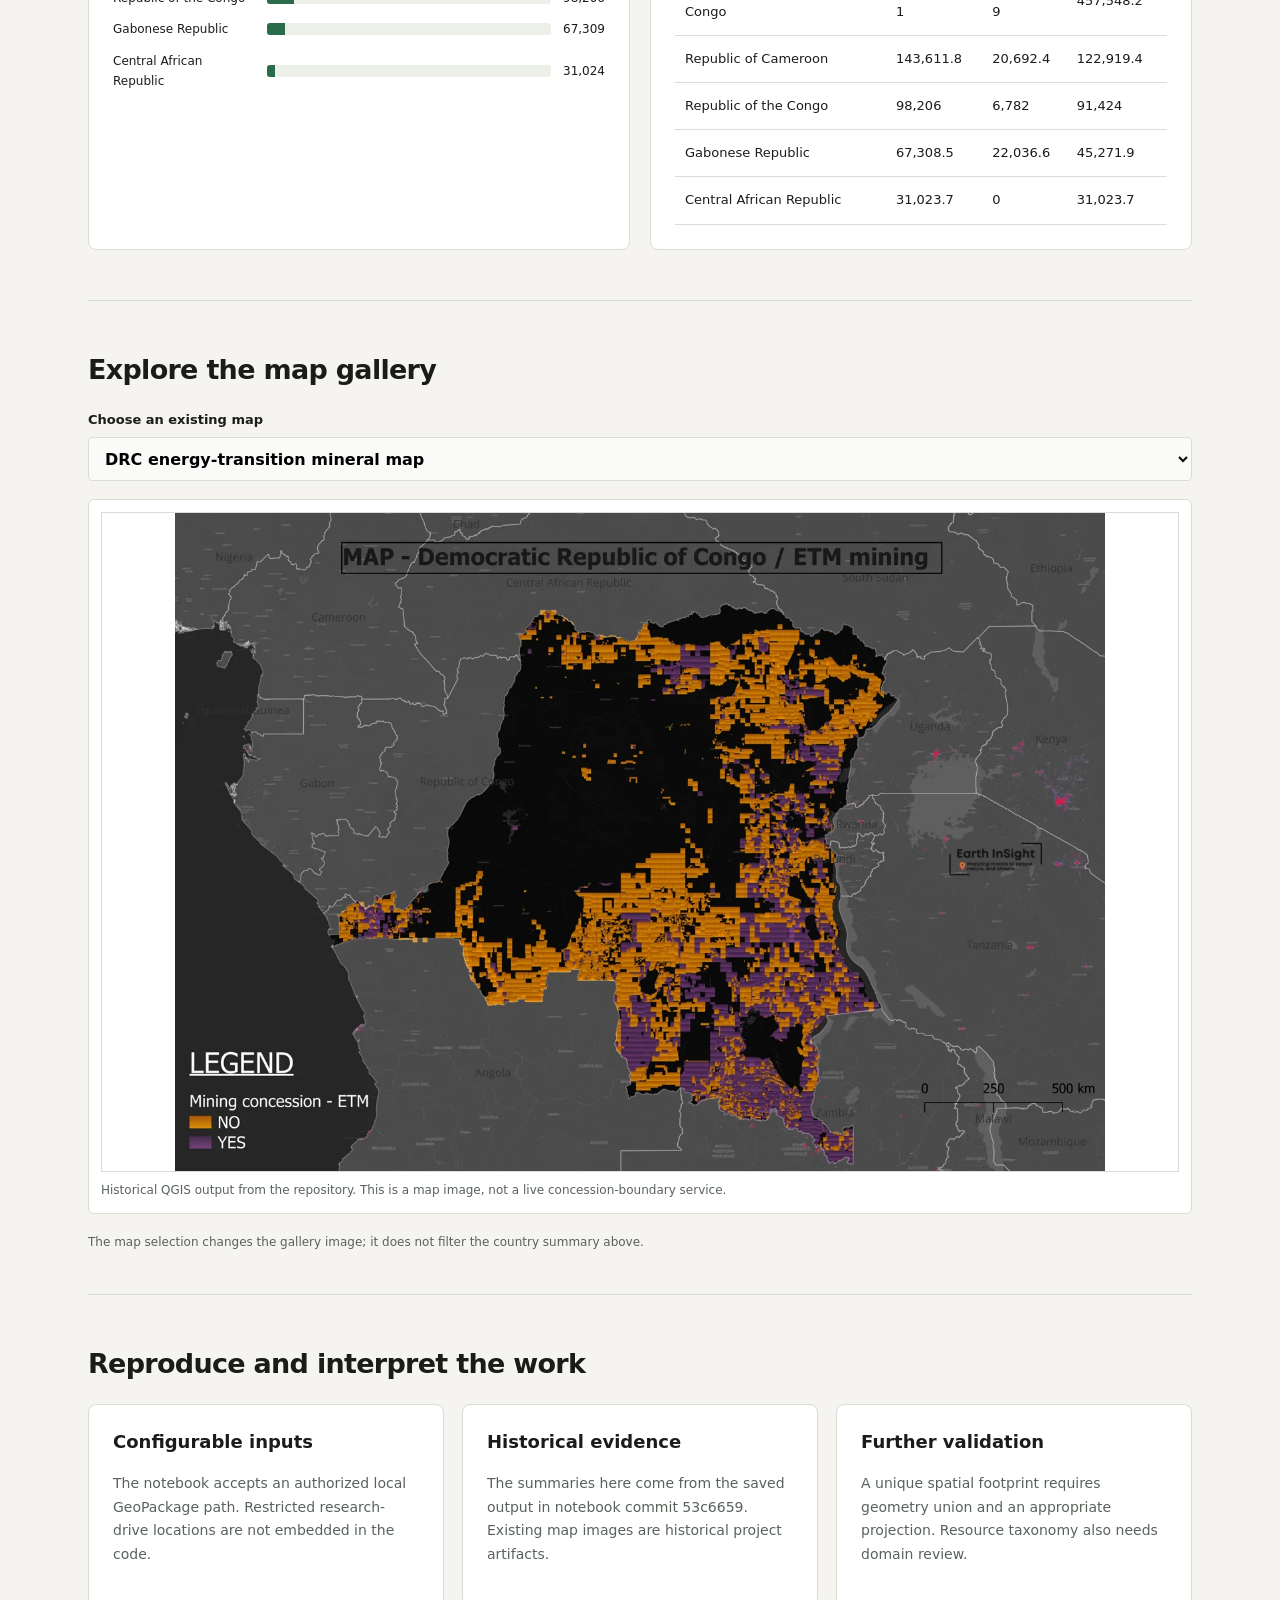
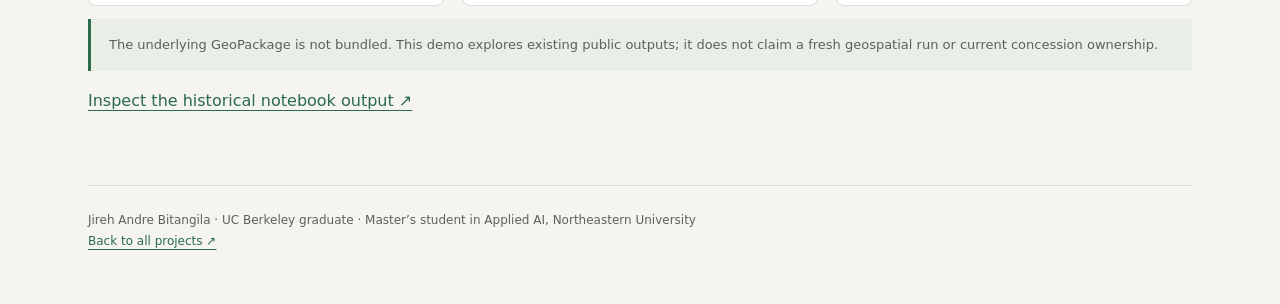
<file: projects/congo-basin/index.html>
<!doctype html><html lang="en"><head><meta charset="utf-8"><meta name="viewport" content="width=device-width,initial-scale=1"><title>Congo Basin Mining Explorer — Jireh Andre Bitangila</title><meta name="description" content="Explore mining-concession patterns with the right geographic context."><link rel="stylesheet" href="../shared/project.css"></head><body><main><nav><a href="../../">← Jireh Andre Bitangila</a><a href="https://github.com/jirehandre23/Spatial_Python-QGIS_Project">Explore the source ↗</a></nav><header class="hero"><div class="eyebrow">GEOSPATIAL ANALYSIS / ENVIRONMENTAL ECONOMICS</div><h1>Congo Basin Mining Explorer</h1><p class="lead">Explore mining-concession patterns with the right geographic context.</p><p>A GeoPandas and QGIS project examining concession records across Central Africa. This page brings together the existing maps and country summaries from the historical public notebook.</p><div class="tags"><span>Python</span><span>GeoPandas</span><span>QGIS</span><span>Resource normalization</span></div><div class="actions"><a class="button primary" href="#demo">Try the demo ↓</a><a class="button" href="https://github.com/jirehandre23/Spatial_Python-QGIS_Project">Code &amp; documentation ↗</a></div></header>
<section><h2>From messy resource labels to geographic summaries</h2><div class="grid"><article class="panel"><h3>Prepare</h3><p>Select country, operator, resource, concession type, source and area fields while preserving numeric and geometry types.</p></article><article class="panel"><h3>Standardize</h3><p>Normalize resource labels and preserve the original strings so substitutions can be inspected.</p></article><article class="panel"><h3>Compare</h3><p>Summarize recorded concession areas by country and an exploratory energy-transition mineral (ETM) grouping.</p></article></div></section>
<section id="demo"><div class="eyebrow">INTERACTIVE HISTORICAL OUTPUTS</div><h2>Compare country summaries</h2><div id="status" class="status" role="status">Loading historical notebook summary…</div><p class="note">These are summed concession-record areas, which can overlap. They do not measure land actively mined, unique footprint, deforestation or environmental damage.</p><div class="controls"><label for="country">Country<select id="country"><option value="all">All countries in this output</option></select></label><label for="area-metric">Compare<select id="area-metric"><option value="total">Total concession area (km²)</option><option value="etm">ETM-classified area (km²)</option><option value="share">ETM share (%)</option></select></label></div><div class="kpis"><div><span>Summed concession km²</span><strong id="total-area">—</strong></div><div><span>ETM-classified km²</span><strong id="etm-area">—</strong></div><div><span>ETM share</span><strong id="etm-share">—</strong></div><div><span>Countries in view</span><strong id="country-count">—</strong></div></div><div class="demo-grid"><div class="panel"><h3>Country comparison</h3><div id="area-bars"></div></div><div class="panel"><h3>Recorded summary</h3><div class="scroll"><table><thead><tr><th>Country</th><th>Total km²</th><th>ETM km²</th><th>Non-ETM km²</th></tr></thead><tbody id="area-table"></tbody></table></div></div></div></section>
<section><h2>Explore the map gallery</h2><label for="map">Choose an existing map<select id="map"><option value="basin">DRC energy-transition mineral map</option><option value="tenke">Tenke Fungurume</option><option value="kamoto">Kamoto Copper Company</option></select></label><figure class="gallery"><img id="map-image" src="maps/basin.webp" alt="Historical DRC energy-transition minerals map" loading="lazy"><figcaption id="map-caption">Historical QGIS output from the repository. This is a map image, not a live concession-boundary service.</figcaption></figure><p class="small">The map selection changes the gallery image; it does not filter the country summary above.</p></section>
<section><h2>Reproduce and interpret the work</h2><div class="grid"><div class="panel"><h3>Configurable inputs</h3><p>The notebook accepts an authorized local GeoPackage path. Restricted research-drive locations are not embedded in the code.</p></div><div class="panel"><h3>Historical evidence</h3><p>The summaries here come from the saved output in notebook commit 53c6659. Existing map images are historical project artifacts.</p></div><div class="panel"><h3>Further validation</h3><p>A unique spatial footprint requires geometry union and an appropriate projection. Resource taxonomy also needs domain review.</p></div></div><p class="note">The underlying GeoPackage is not bundled. This demo explores existing public outputs; it does not claim a fresh geospatial run or current concession ownership.</p><p><a href="https://github.com/jirehandre23/Spatial_Python-QGIS_Project/blob/53c66592d7e8e5057f8c073c0d3fd9c5f5644f0a/Basin.ipynb">Inspect the historical notebook output ↗</a></p></section><footer>Jireh Andre Bitangila · UC Berkeley graduate · Master’s student in Applied AI, Northeastern University<br><a href="../../#projects">Back to all projects ↗</a></footer></main><script type="module" src="demo.mjs"></script></body></html>
</file>
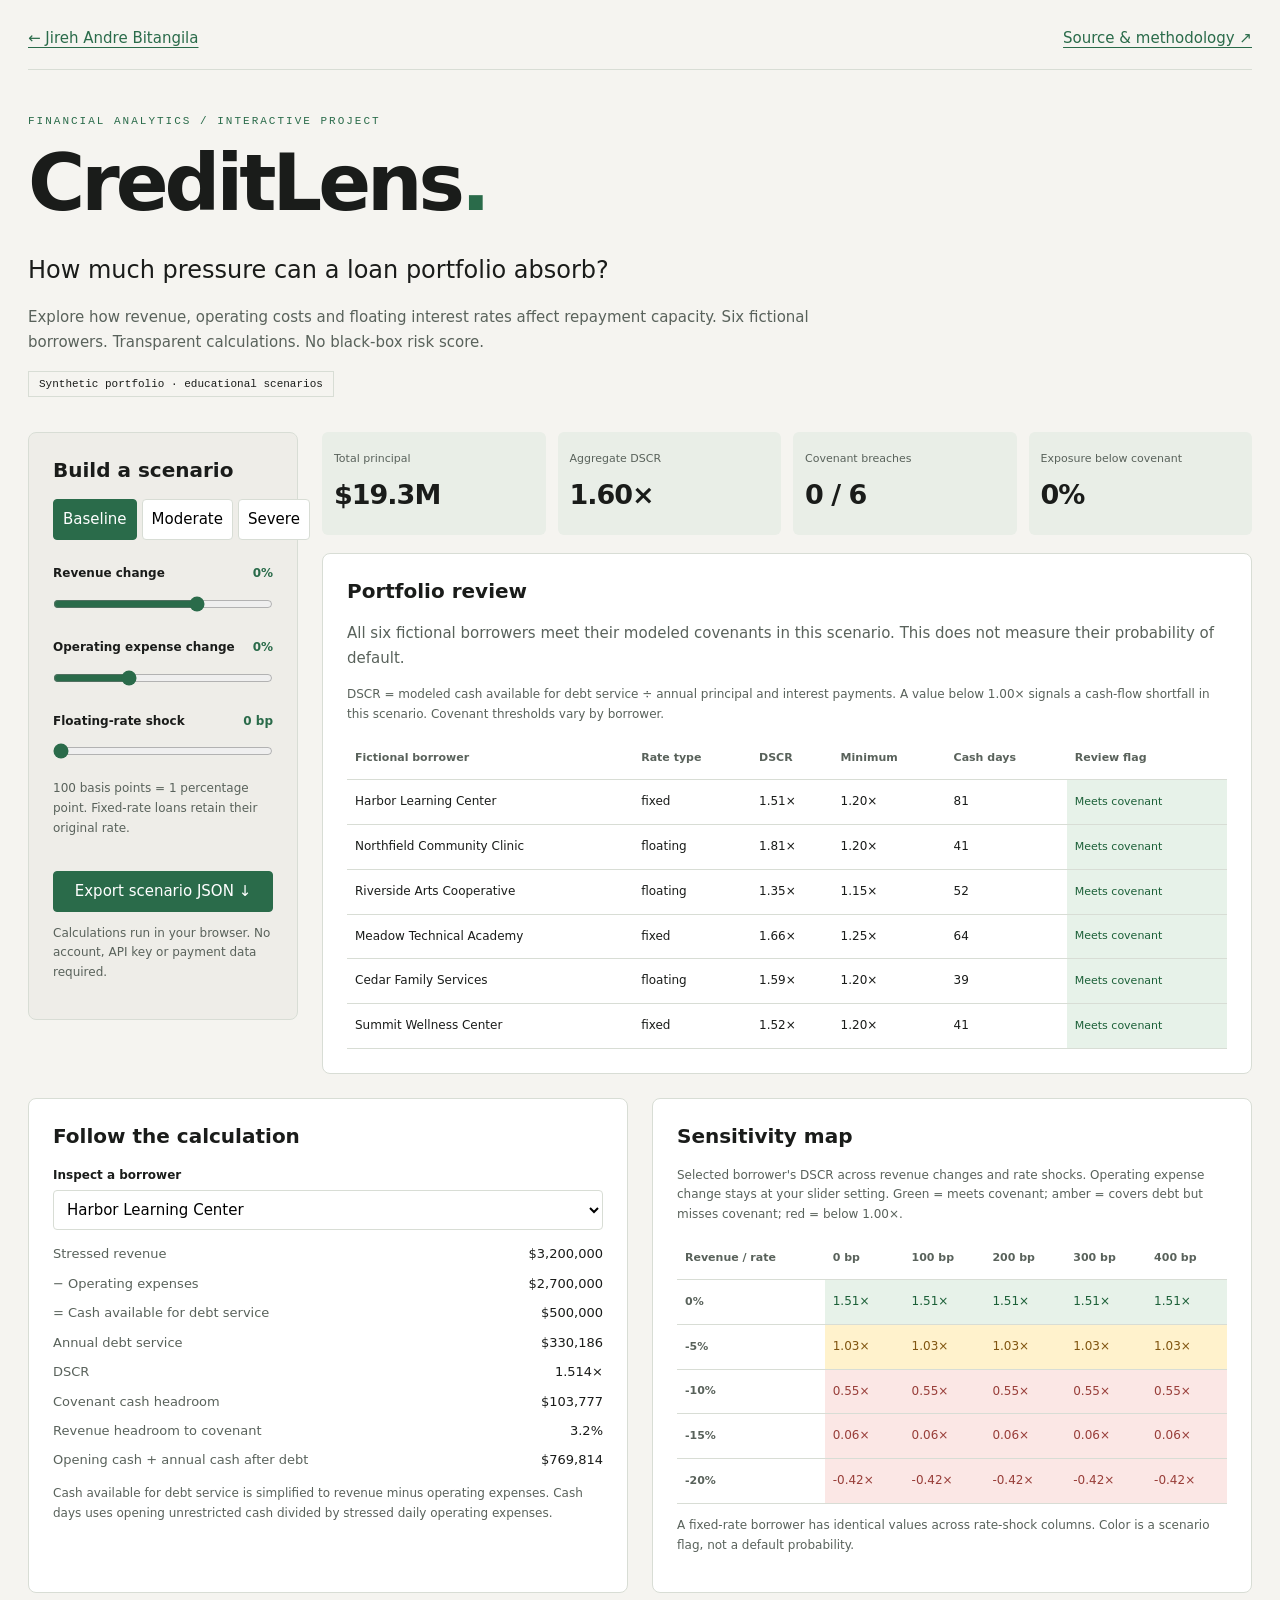
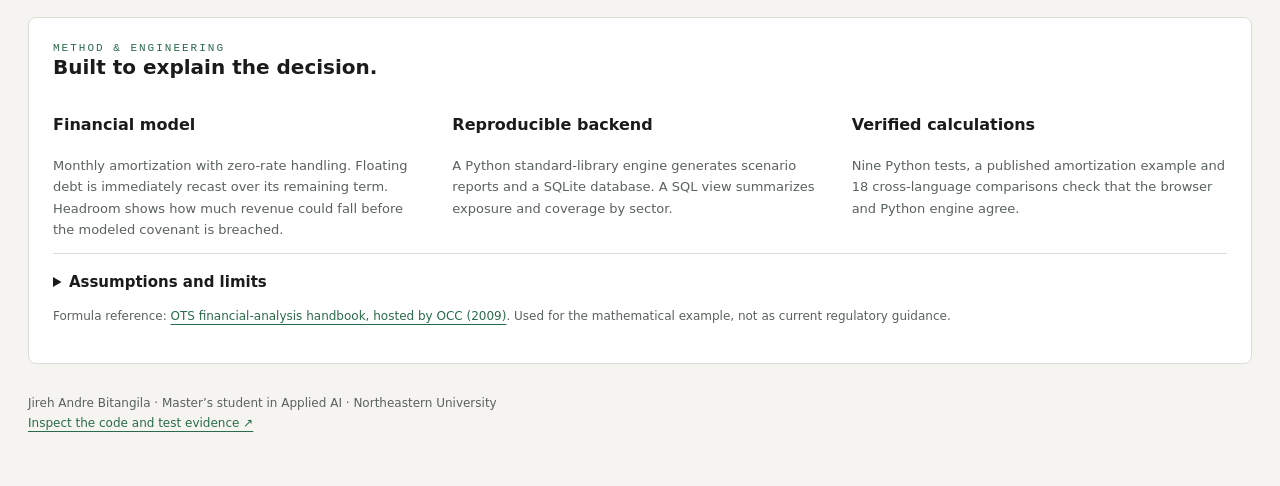
<file: projects/creditlens/index.html>
<!doctype html><html lang="en"><head><meta charset="utf-8"><meta name="viewport" content="width=device-width,initial-scale=1"><title>CreditLens | Loan Portfolio Stress Lab</title><meta name="description" content="Interactive portfolio project exploring debt-service coverage, liquidity and loan covenant headroom with Python, SQL and JavaScript."><link rel="stylesheet" href="style.css"></head><body><main>
<nav><a href="../../">← Jireh Andre Bitangila</a><a href="https://github.com/jirehandre23/Portfolio/tree/main/projects/creditlens">Source & methodology ↗</a></nav>
<header><div class="eyebrow">FINANCIAL ANALYTICS / INTERACTIVE PROJECT</div><h1>CreditLens<span>.</span></h1><p class="lead">How much pressure can a loan portfolio absorb?</p><p>Explore how revenue, operating costs and floating interest rates affect repayment capacity. Six fictional borrowers. Transparent calculations. No black-box risk score.</p><span class="badge">Synthetic portfolio · educational scenarios</span></header>
<section class="workspace"><aside><h2>Build a scenario</h2><div class="presets"><button data-preset="baseline" class="active">Baseline</button><button data-preset="moderate">Moderate</button><button data-preset="severe">Severe</button></div>
<label for="revenue">Revenue change <output id="revenue-value">0%</output></label><input id="revenue" type="range" min="-30" max="15" step="1" value="0">
<label for="expense">Operating expense change <output id="expense-value">0%</output></label><input id="expense" type="range" min="-10" max="20" step="1" value="0">
<label for="rate">Floating-rate shock <output id="rate-value">0 bp</output></label><input id="rate" type="range" min="0" max="500" step="25" value="0"><p class="small">100 basis points = 1 percentage point. Fixed-rate loans retain their original rate.</p>
<button id="download" class="primary">Export scenario JSON ↓</button><p class="small">Calculations run in your browser. No account, API key or payment data required.</p></aside>
<div><div id="error" role="alert" hidden></div><div class="kpis" aria-live="polite"><article><span>Total principal</span><strong id="exposure">—</strong></article><article><span>Aggregate DSCR</span><strong id="dscr">—</strong></article><article><span>Covenant breaches</span><strong id="breaches">—</strong></article><article><span>Exposure below covenant</span><strong id="risk">—</strong></article></div>
<div class="panel"><h2>Portfolio review</h2><p id="summary"></p><p class="small">DSCR = modeled cash available for debt service ÷ annual principal and interest payments. A value below 1.00× signals a cash-flow shortfall in this scenario. Covenant thresholds vary by borrower.</p><div class="scroll"><table><thead><tr><th>Fictional borrower</th><th>Rate type</th><th>DSCR</th><th>Minimum</th><th>Cash days</th><th>Review flag</th></tr></thead><tbody id="borrowers"></tbody></table></div></div></div></section>
<section class="details"><div class="panel"><h2>Follow the calculation</h2><label for="borrower">Inspect a borrower</label><select id="borrower"></select><div id="calculation"></div><p class="small">Cash available for debt service is simplified to revenue minus operating expenses. Cash days uses opening unrestricted cash divided by stressed daily operating expenses.</p></div><div class="panel"><h2>Sensitivity map</h2><p class="small">Selected borrower's DSCR across revenue changes and rate shocks. Operating expense change stays at your slider setting. Green = meets covenant; amber = covers debt but misses covenant; red = below 1.00×.</p><div class="scroll" id="heatmap"></div><p class="small">A fixed-rate borrower has identical values across rate-shock columns. Color is a scenario flag, not a default probability.</p></div></section>
<section class="panel methodology"><div class="eyebrow">METHOD & ENGINEERING</div><h2>Built to explain the decision.</h2><div class="method-grid"><div><h3>Financial model</h3><p>Monthly amortization with zero-rate handling. Floating debt is immediately recast over its remaining term. Headroom shows how much revenue could fall before the modeled covenant is breached.</p></div><div><h3>Reproducible backend</h3><p>A Python standard-library engine generates scenario reports and a SQLite database. A SQL view summarizes exposure and coverage by sector.</p></div><div><h3>Verified calculations</h3><p>Nine Python tests, a published amortization example and 18 cross-language comparisons check that the browser and Python engine agree.</p></div></div><details><summary>Assumptions and limits</summary><p>All organizations and financial data are fictional. This is a one-year static stress model: no taxes, capital expenditure, working-capital changes, depreciation adjustments, fees, prepayments, balloon payments, rate caps, collateral valuation or guarantees. DSCR definitions differ across real agreements. Aggregate DSCR does not imply that one borrower can pay another's debt. Covenant breach is not default or expected loss. Nothing here is a lending recommendation.</p></details><p class="small">Formula reference: <a href="https://www.occ.gov/static/ots/exam-handbook/ots-exam-handbook-210aa.pdf">OTS financial-analysis handbook, hosted by OCC (2009)</a>. Used for the mathematical example, not as current regulatory guidance.</p></section>
<footer>Jireh Andre Bitangila · Master’s student in Applied AI · Northeastern University<br><a href="https://github.com/jirehandre23/Portfolio/tree/main/projects/creditlens">Inspect the code and test evidence ↗</a></footer>
</main><script type="module" src="app.mjs"></script></body></html>
</file>
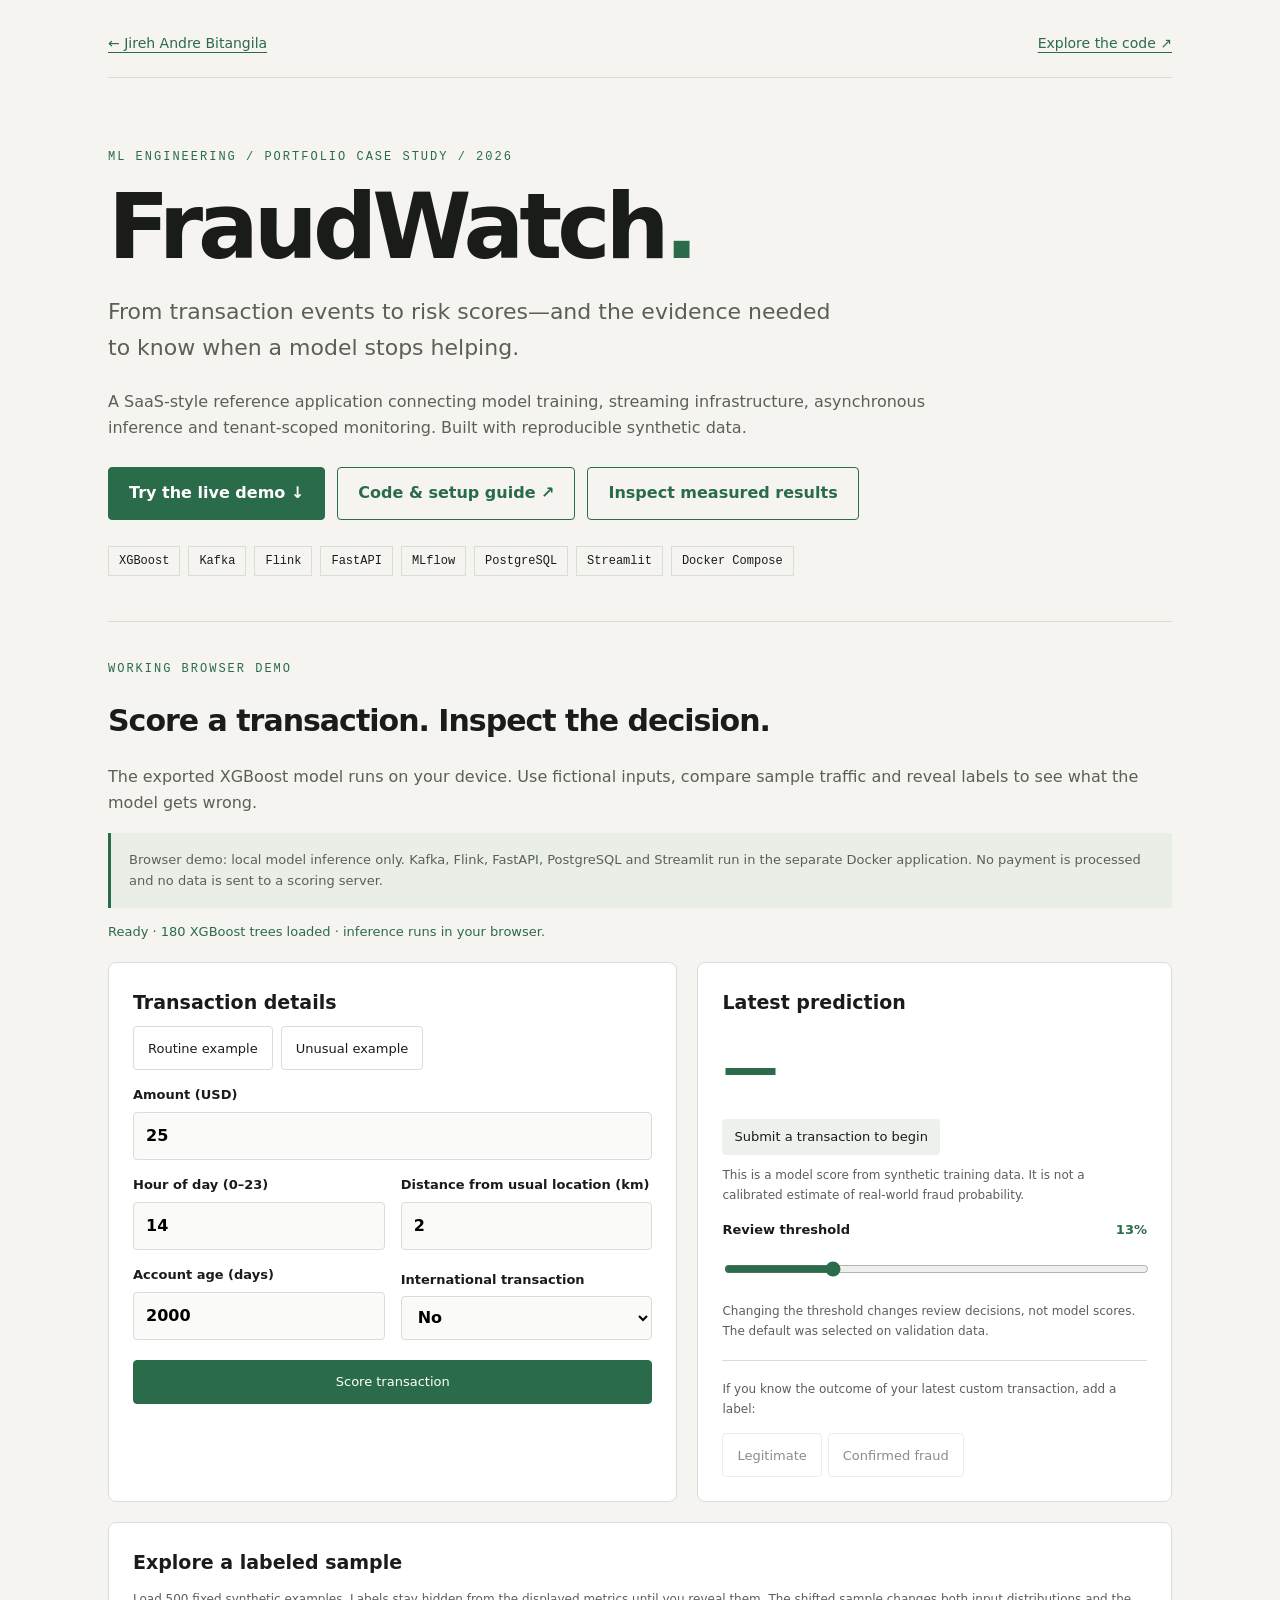
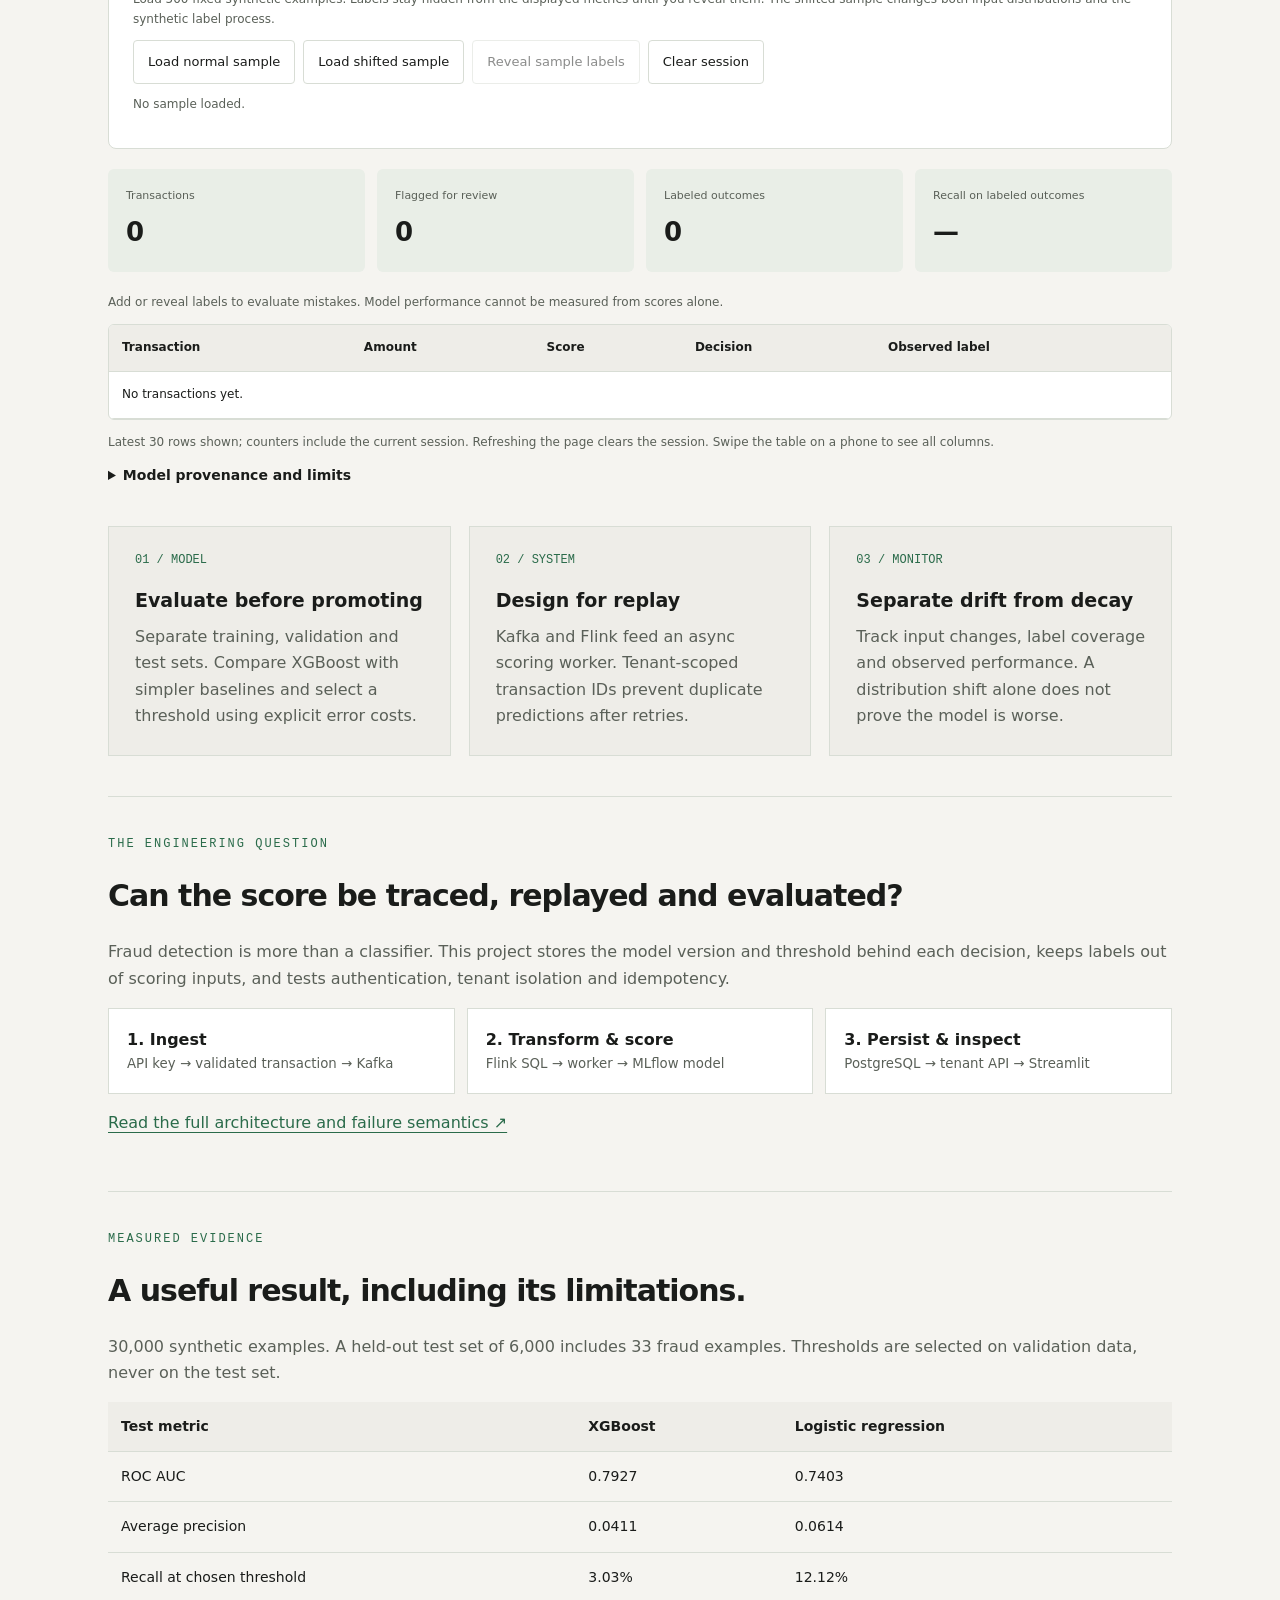
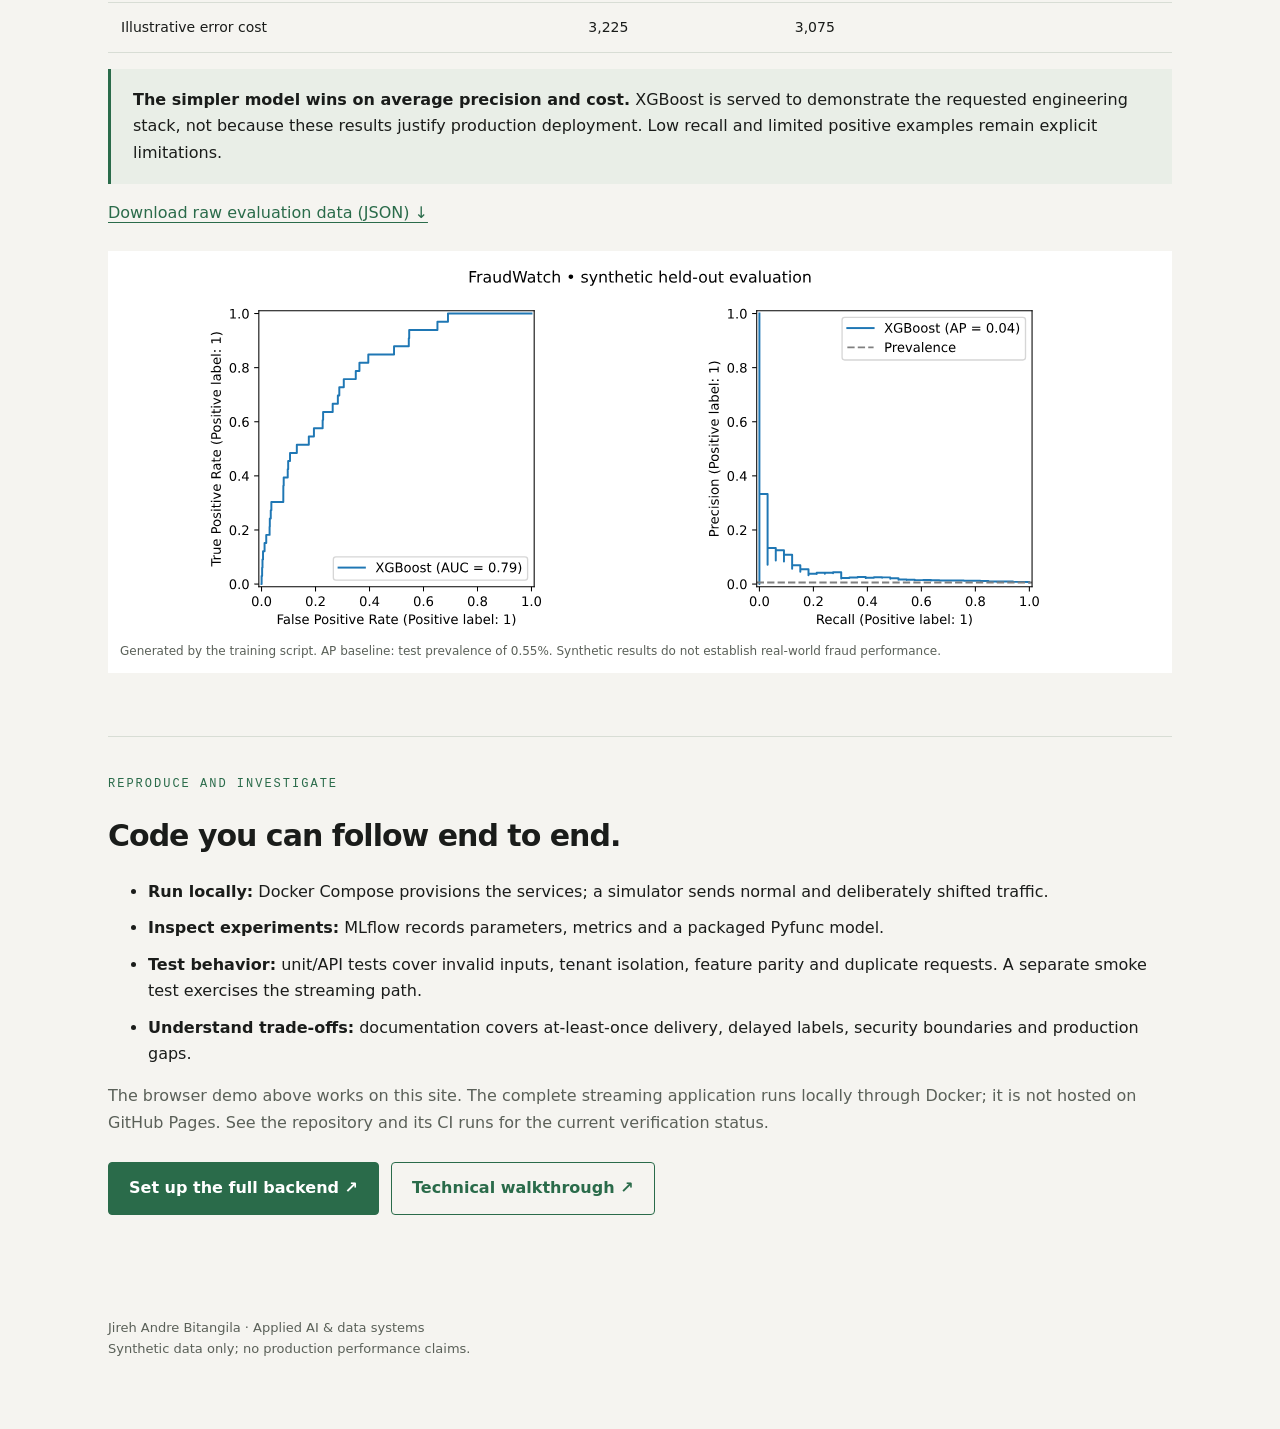
<file: projects/fraudwatch/index.html>
<!doctype html>
<html lang="en"><head><meta charset="utf-8"><meta name="viewport" content="width=device-width,initial-scale=1"><title>FraudWatch — Jireh Andre Bitangila</title>
<style>
:root{--bg:#f5f4f0;--ink:#1a1c1a;--muted:#5a6058;--green:#2a6b4a;--line:#d8ddd5}*{box-sizing:border-box}body{margin:0;background:var(--bg);color:var(--ink);font:16px/1.65 system-ui,sans-serif}main{max-width:1120px;margin:auto;padding:32px 28px 70px}nav{display:flex;justify-content:space-between;gap:20px;border-bottom:1px solid var(--line);padding-bottom:22px}a{color:var(--green);text-underline-offset:4px}nav a{font-size:14px}.eyebrow{font:12px/1.5 monospace;letter-spacing:2px;color:var(--green);text-transform:uppercase}.hero{padding:70px 0 45px;max-width:850px}h1{font-size:clamp(48px,9vw,90px);line-height:1;letter-spacing:-5px;margin:16px 0 22px}h2{font-size:30px;letter-spacing:-1px;line-height:1.2}h3{font-size:19px;margin:0 0 8px}p{color:var(--muted)}.lead{font-size:22px;max-width:730px}.actions{display:flex;flex-wrap:wrap;gap:12px;margin:26px 0}.button{padding:12px 20px;background:var(--green);color:white;text-decoration:none;border:1px solid var(--green);border-radius:4px;font-weight:600}.button.secondary{background:transparent;color:var(--green)}.tags{display:flex;flex-wrap:wrap;gap:8px}.tags span{border:1px solid var(--line);padding:4px 10px;font:12px/1.7 monospace}.grid{display:grid;grid-template-columns:repeat(3,1fr);gap:18px}.card{background:#eeede8;padding:26px;border:1px solid var(--line)}.card p{margin:0}.num{font:12px monospace;color:var(--green);margin-bottom:18px}.section{padding:38px 0;border-top:1px solid var(--line)}.note{border-left:3px solid var(--green);background:#e9eee7;padding:18px 22px;color:var(--ink)}.flow{display:grid;grid-template-columns:repeat(3,1fr);gap:12px}.flow div{padding:18px;background:white;border:1px solid var(--line)}.flow small{display:block;color:var(--muted)}table{border-collapse:collapse;width:100%;font-size:14px}td,th{text-align:left;padding:13px;border-bottom:1px solid var(--line)}th{background:#eeede8}.table-wrap{overflow-x:auto}figure{margin:25px 0;background:white;padding:12px}img{width:100%;display:block}figcaption{font-size:12px;color:var(--muted)}code{background:#e7e9e3;padding:3px 6px}footer{margin-top:38px;color:var(--muted);font-size:13px}li{margin-bottom:10px}@media(max-width:700px){.grid,.flow{grid-template-columns:1fr}h1{letter-spacing:-3px}.hero{padding-top:45px}.lead{font-size:19px}main{padding:22px 18px}nav{flex-wrap:wrap}}

.grid > *, .flow > *, .section, .table-wrap { min-width:0; }
nav a, footer, .tags span { overflow-wrap:anywhere; }
@media(max-width:700px) {
  nav a { display:inline-flex; align-items:center; min-height:44px; }
  .actions { flex-direction:column; }
  .button { text-align:center; min-height:48px; }
  .table-wrap { max-width:100%; overscroll-behavior-x:contain; }
  table { min-width:430px; }
  .card { padding:22px; }
  figure { padding:4px; }
}
</style><link rel="stylesheet" href="web/demo.css"/></head><body><main>
<nav><a href="../../index.html">← Jireh Andre Bitangila</a><a href="https://github.com/jirehandre23/Portfolio/tree/main/projects/fraudwatch">Explore the code ↗</a></nav>
<section class="hero"><div class="eyebrow">ML engineering / portfolio case study / 2026</div><h1>FraudWatch<span style="color:var(--green)">.</span></h1><p class="lead">From transaction events to risk scores—and the evidence needed to know when a model stops helping.</p><p>A SaaS-style reference application connecting model training, streaming infrastructure, asynchronous inference and tenant-scoped monitoring. Built with reproducible synthetic data.</p><div class="actions"><a class="button" href="#try-demo">Try the live demo ↓</a><a class="button secondary" href="https://github.com/jirehandre23/Portfolio/tree/main/projects/fraudwatch">Code & setup guide ↗</a><a class="button secondary" href="#measured-results">Inspect measured results</a></div><div class="tags"><span>XGBoost</span><span>Kafka</span><span>Flink</span><span>FastAPI</span><span>MLflow</span><span>PostgreSQL</span><span>Streamlit</span><span>Docker Compose</span></div></section>

<section class="section" id="try-demo" aria-labelledby="demo-heading">
<div class="eyebrow">WORKING BROWSER DEMO</div><h2 id="demo-heading">Score a transaction. Inspect the decision.</h2>
<p>The exported XGBoost model runs on your device. Use fictional inputs, compare sample traffic and reveal labels to see what the model gets wrong.</p>
<p class="demo-note">Browser demo: local model inference only. Kafka, Flink, FastAPI, PostgreSQL and Streamlit run in the separate Docker application. No payment is processed and no data is sent to a scoring server.</p>
<noscript><p class="demo-note">Enable JavaScript to use transaction scoring. The code and measured results below are still available.</p></noscript>
<div id="demo-status" class="status" role="status">Loading the trained model…</div><button id="retry-demo" type="button" hidden>Reload demo</button>
<div class="demo-layout">
<form id="score-form" class="demo-panel"><h3>Transaction details</h3><fieldset id="tx-fields" disabled><legend class="sr-only">Transaction inputs</legend>
<div class="preset-row"><button id="preset-routine" type="button">Routine example</button><button id="preset-unusual" type="button">Unusual example</button></div>
<label for="amount">Amount (USD)<input id="amount" name="amount" type="number" min="0.01" max="1000000" step="0.01" required value="25" inputmode="decimal"></label>
<div class="field-pair"><label for="hour">Hour of day (0–23)<input id="hour" name="hour" type="number" min="0" max="23" step="1" required value="14" inputmode="numeric"></label><label for="distance">Distance from usual location (km)<input id="distance" name="distance" type="number" min="0" max="20000" step="0.1" required value="2" inputmode="decimal"></label></div>
<div class="field-pair"><label for="account-age">Account age (days)<input id="account-age" name="account-age" type="number" min="0" max="36500" step="1" required value="2000" inputmode="numeric"></label><label for="international">International transaction<select id="international" name="international"><option value="0">No</option><option value="1">Yes</option></select></label></div>
<button class="demo-primary" type="submit">Score transaction</button></fieldset><p id="input-error" class="input-error" role="alert" hidden></p>
</form>
<div class="demo-panel"><h3>Latest prediction</h3><div id="latest-score" class="score-number" aria-live="polite">—</div><div id="decision" class="decision">Submit a transaction to begin</div><p class="small">This is a model score from synthetic training data. It is not a calibrated estimate of real-world fraud probability.</p>
<label for="review-threshold">Review threshold <output id="threshold-value">13%</output></label><input id="review-threshold" type="range" min="1" max="50" step="1" value="13" disabled><p class="small">Changing the threshold changes review decisions, not model scores. The default was selected on validation data.</p>
<div class="feedback"><p class="small">If you know the outcome of your latest custom transaction, add a label:</p><button id="label-legit" type="button" disabled>Legitimate</button><button id="label-fraud" type="button" disabled>Confirmed fraud</button></div>
</div></div>
<div class="demo-panel batch-panel"><h3>Explore a labeled sample</h3><p class="small">Load 500 fixed synthetic examples. Labels stay hidden from the displayed metrics until you reveal them. The shifted sample changes both input distributions and the synthetic label process.</p><div class="batch-buttons"><button id="batch-normal" type="button" disabled>Load normal sample</button><button id="batch-shifted" type="button" disabled>Load shifted sample</button><button id="reveal-labels" type="button" disabled>Reveal sample labels</button><button id="clear-session" type="button" disabled>Clear session</button></div><p id="batch-message" class="small" role="status">No sample loaded.</p></div>
<div class="demo-kpis" aria-live="polite"><div><span>Transactions</span><strong id="count">0</strong></div><div><span>Flagged for review</span><strong id="flagged">0</strong></div><div><span>Labeled outcomes</span><strong id="labeled">0</strong></div><div><span>Recall on labeled outcomes</span><strong id="recall">—</strong></div></div>
<p id="label-summary" class="small">Add or reveal labels to evaluate mistakes. Model performance cannot be measured from scores alone.</p>
<div class="demo-table-wrap" tabindex="0" role="region" aria-label="Transaction history; scroll horizontally for all columns"><table><thead><tr><th>Transaction</th><th>Amount</th><th>Score</th><th>Decision</th><th>Observed label</th></tr></thead><tbody id="transaction-history"><tr><td colspan="5">No transactions yet.</td></tr></tbody></table></div><p class="small">Latest 30 rows shown; counters include the current session. Refreshing the page clears the session. Swipe the table on a phone to see all columns.</p>
<details><summary>Model provenance and limits</summary><p id="model-provenance">Loading model metadata…</p><p class="small">This browser implementation supports this numeric binary-classification model. Its predictions are tested against Python XGBoost. The held-out performance below is unchanged; low recall remains a limitation.</p></details>
</section>

<div class="grid"><div class="card"><div class="num">01 / MODEL</div><h3>Evaluate before promoting</h3><p>Separate training, validation and test sets. Compare XGBoost with simpler baselines and select a threshold using explicit error costs.</p></div><div class="card"><div class="num">02 / SYSTEM</div><h3>Design for replay</h3><p>Kafka and Flink feed an async scoring worker. Tenant-scoped transaction IDs prevent duplicate predictions after retries.</p></div><div class="card"><div class="num">03 / MONITOR</div><h3>Separate drift from decay</h3><p>Track input changes, label coverage and observed performance. A distribution shift alone does not prove the model is worse.</p></div></div>
<section class="section" style="margin-top:40px"><div class="eyebrow">The engineering question</div><h2>Can the score be traced, replayed and evaluated?</h2><p>Fraud detection is more than a classifier. This project stores the model version and threshold behind each decision, keeps labels out of scoring inputs, and tests authentication, tenant isolation and idempotency.</p><div class="flow"><div><strong>1. Ingest</strong><small>API key → validated transaction → Kafka</small></div><div><strong>2. Transform & score</strong><small>Flink SQL → worker → MLflow model</small></div><div><strong>3. Persist & inspect</strong><small>PostgreSQL → tenant API → Streamlit</small></div></div><p><a href="https://github.com/jirehandre23/Portfolio/blob/main/projects/fraudwatch/docs/ARCHITECTURE.md">Read the full architecture and failure semantics ↗</a></p></section>
<section class="section" id="measured-results"><div class="eyebrow">Measured evidence</div><h2>A useful result, including its limitations.</h2><p>30,000 synthetic examples. A held-out test set of 6,000 includes 33 fraud examples. Thresholds are selected on validation data, never on the test set.</p><div class="table-wrap"><table><thead><tr><th>Test metric</th><th>XGBoost</th><th>Logistic regression</th></tr></thead><tbody><tr><td>ROC AUC</td><td>0.7927</td><td>0.7403</td></tr><tr><td>Average precision</td><td>0.0411</td><td>0.0614</td></tr><tr><td>Recall at chosen threshold</td><td>3.03%</td><td>12.12%</td></tr><tr><td>Illustrative error cost</td><td>3,225</td><td>3,075</td></tr></tbody></table></div><p class="note"><strong>The simpler model wins on average precision and cost.</strong> XGBoost is served to demonstrate the requested engineering stack, not because these results justify production deployment. Low recall and limited positive examples remain explicit limitations.</p><p><a href="reports/evaluation.json" download="fraudwatch-evaluation.json">Download raw evaluation data (JSON) ↓</a></p><figure><img src="reports/evaluation.svg" alt="Held-out ROC and precision-recall curves for XGBoost on synthetic transactions"><figcaption>Generated by the training script. AP baseline: test prevalence of 0.55%. Synthetic results do not establish real-world fraud performance.</figcaption></figure></section>
<section class="section"><div class="eyebrow">Reproduce and investigate</div><h2>Code you can follow end to end.</h2><ul><li><strong>Run locally:</strong> Docker Compose provisions the services; a simulator sends normal and deliberately shifted traffic.</li><li><strong>Inspect experiments:</strong> MLflow records parameters, metrics and a packaged Pyfunc model.</li><li><strong>Test behavior:</strong> unit/API tests cover invalid inputs, tenant isolation, feature parity and duplicate requests. A separate smoke test exercises the streaming path.</li><li><strong>Understand trade-offs:</strong> documentation covers at-least-once delivery, delayed labels, security boundaries and production gaps.</li></ul><p>The browser demo above works on this site. The complete streaming application runs locally through Docker; it is not hosted on GitHub Pages. See the repository and its CI runs for the current verification status.</p><div class="actions"><a class="button" href="https://github.com/jirehandre23/Portfolio/tree/main/projects/fraudwatch">Set up the full backend ↗</a><a class="button secondary" href="https://github.com/jirehandre23/Portfolio/blob/main/projects/fraudwatch/docs/LEARNING_GUIDE.md">Technical walkthrough ↗</a></div></section>
<footer>Jireh Andre Bitangila · Applied AI & data systems<br>Synthetic data only; no production performance claims.</footer>
</main><script type="module" src="web/demo.mjs"></script></body></html>
</file>
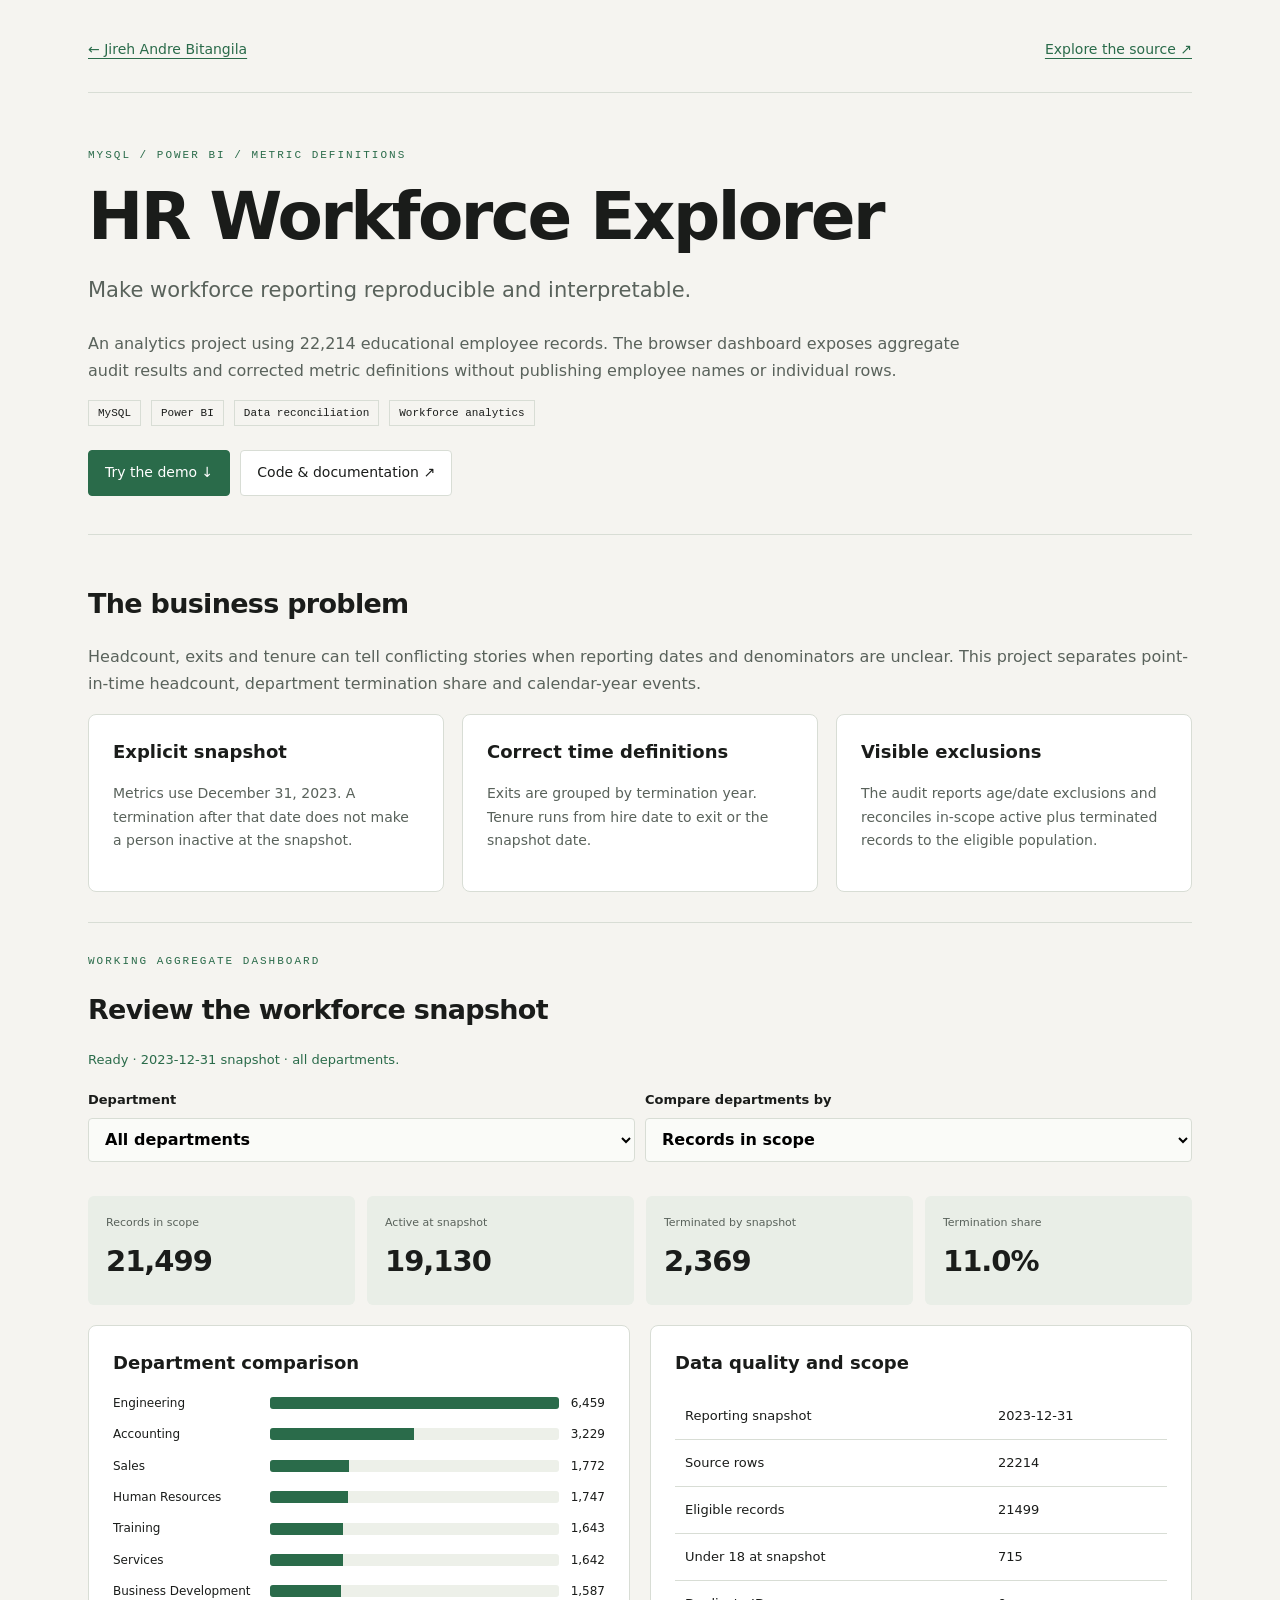
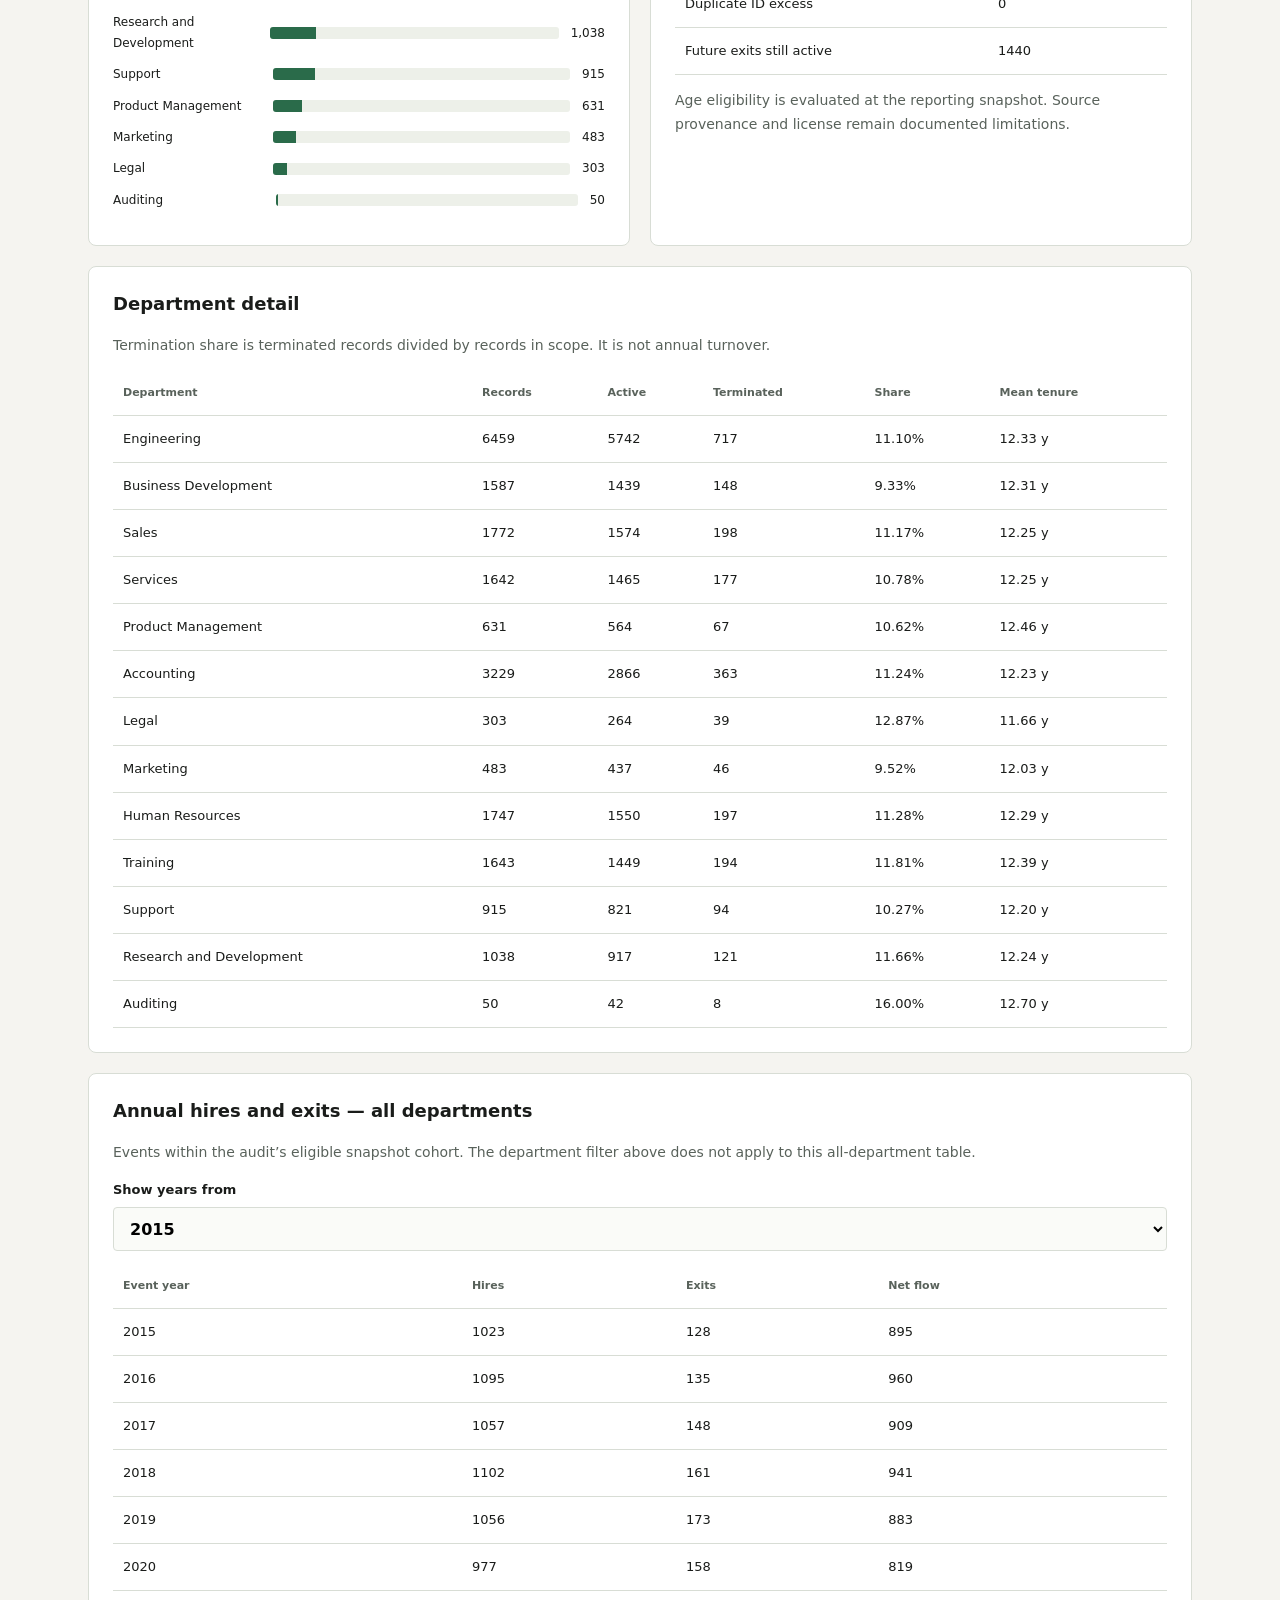
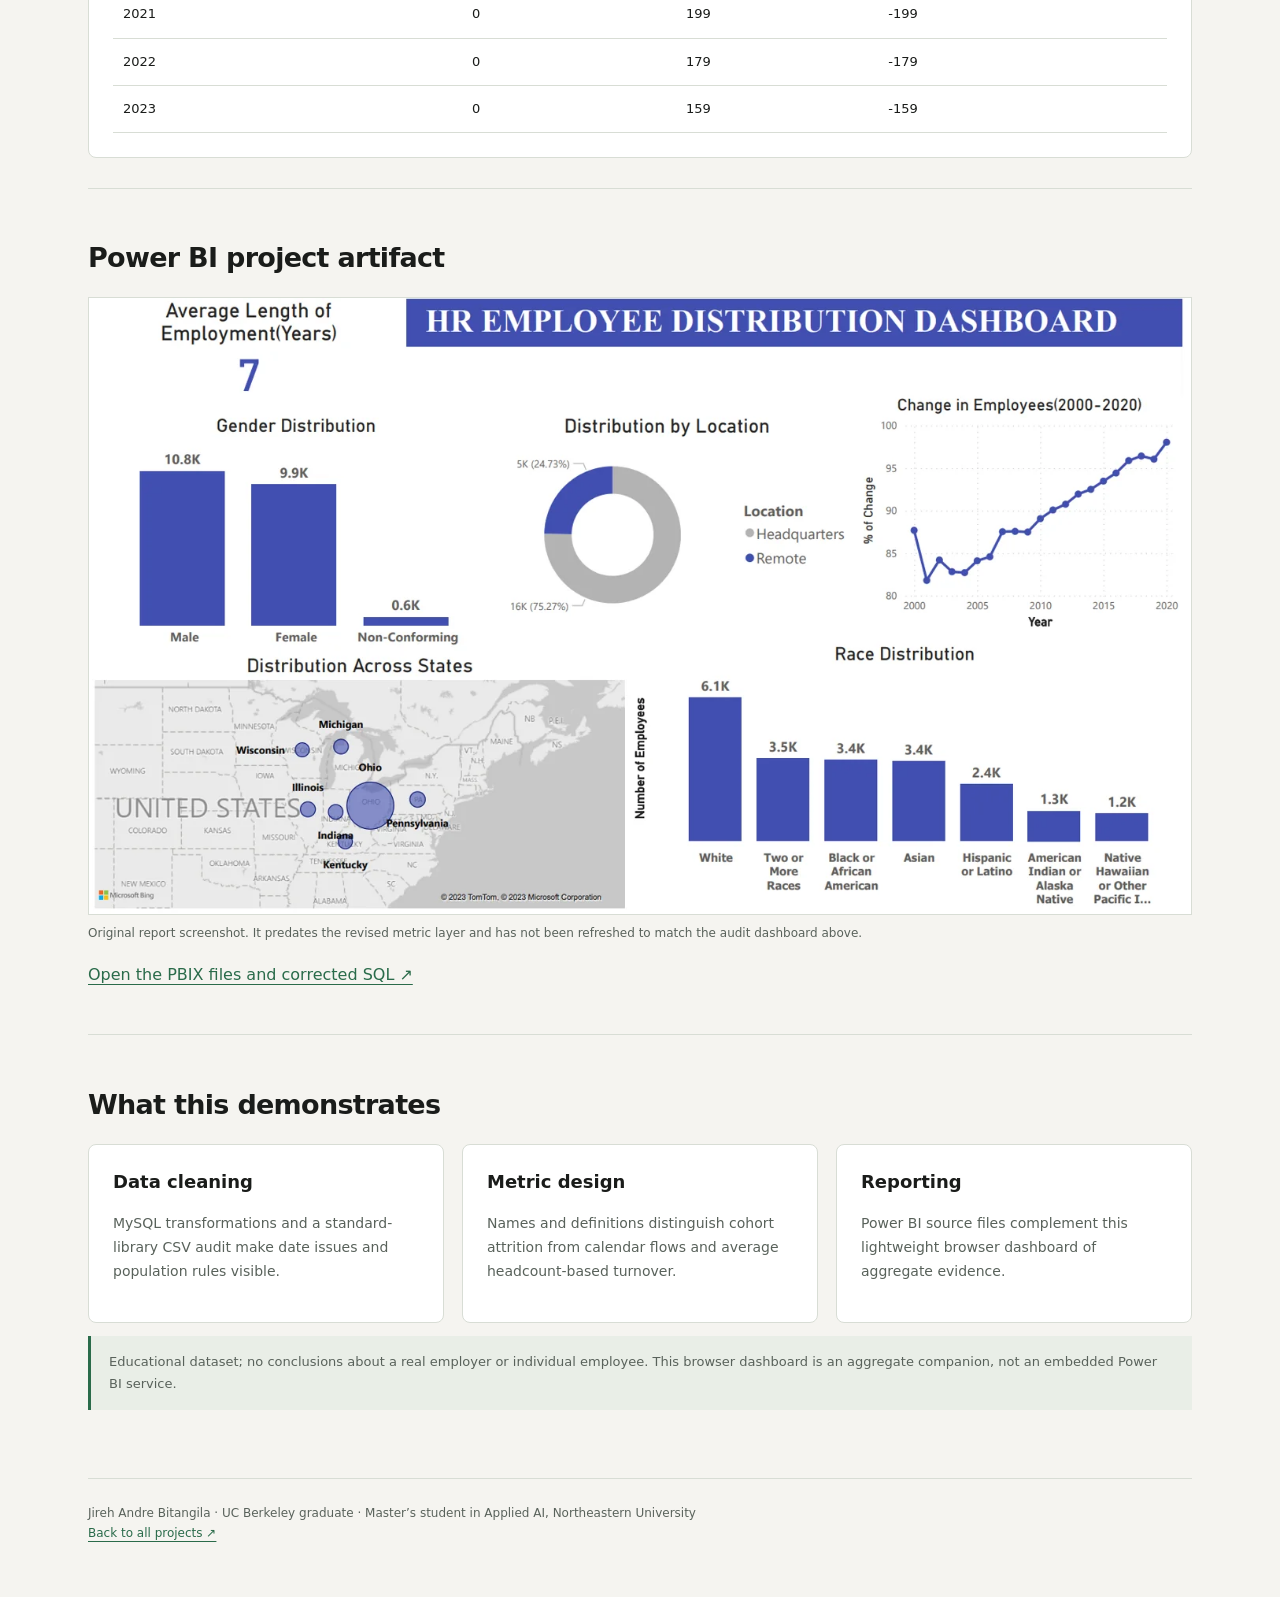
<file: projects/hr-analytics/index.html>
<!doctype html><html lang="en"><head><meta charset="utf-8"><meta name="viewport" content="width=device-width,initial-scale=1"><title>HR Workforce Explorer — Jireh Andre Bitangila</title><meta name="description" content="Make workforce reporting reproducible and interpretable."><link rel="stylesheet" href="../shared/project.css"></head><body><main><nav><a href="../../">← Jireh Andre Bitangila</a><a href="https://github.com/jirehandre23/HR_SQL-PowerBi_Project">Explore the source ↗</a></nav><header class="hero"><div class="eyebrow">MYSQL / POWER BI / METRIC DEFINITIONS</div><h1>HR Workforce Explorer</h1><p class="lead">Make workforce reporting reproducible and interpretable.</p><p>An analytics project using 22,214 educational employee records. The browser dashboard exposes aggregate audit results and corrected metric definitions without publishing employee names or individual rows.</p><div class="tags"><span>MySQL</span><span>Power BI</span><span>Data reconciliation</span><span>Workforce analytics</span></div><div class="actions"><a class="button primary" href="#demo">Try the demo ↓</a><a class="button" href="https://github.com/jirehandre23/HR_SQL-PowerBi_Project">Code &amp; documentation ↗</a></div></header>
<section><h2>The business problem</h2><p>Headcount, exits and tenure can tell conflicting stories when reporting dates and denominators are unclear. This project separates point-in-time headcount, department termination share and calendar-year events.</p><div class="grid"><article class="panel"><h3>Explicit snapshot</h3><p>Metrics use December 31, 2023. A termination after that date does not make a person inactive at the snapshot.</p></article><article class="panel"><h3>Correct time definitions</h3><p>Exits are grouped by termination year. Tenure runs from hire date to exit or the snapshot date.</p></article><article class="panel"><h3>Visible exclusions</h3><p>The audit reports age/date exclusions and reconciles in-scope active plus terminated records to the eligible population.</p></article></div></section>
<section id="demo"><div class="eyebrow">WORKING AGGREGATE DASHBOARD</div><h2>Review the workforce snapshot</h2><div id="status" class="status" role="status">Loading audit results…</div><div class="controls"><label for="department">Department<select id="department"><option value="all">All departments</option></select></label><label for="metric">Compare departments by<select id="metric"><option value="records">Records in scope</option><option value="termination_share_pct">Historical termination share (%)</option><option value="mean_tenure_years">Mean tenure (years)</option></select></label></div><div class="kpis"><div><span>Records in scope</span><strong id="records">—</strong></div><div><span>Active at snapshot</span><strong id="active">—</strong></div><div><span>Terminated by snapshot</span><strong id="terminated">—</strong></div><div><span>Termination share</span><strong id="share">—</strong></div></div><div class="demo-grid"><div class="panel"><h3>Department comparison</h3><div id="department-bars"></div></div><div class="panel"><h3>Data quality and scope</h3><div class="scroll"><table><tbody id="quality-table"></tbody></table></div><p class="small">Age eligibility is evaluated at the reporting snapshot. Source provenance and license remain documented limitations.</p></div></div><div class="panel"><h3>Department detail</h3><p class="small">Termination share is terminated records divided by records in scope. It is not annual turnover.</p><div class="scroll"><table><thead><tr><th>Department</th><th>Records</th><th>Active</th><th>Terminated</th><th>Share</th><th>Mean tenure</th></tr></thead><tbody id="department-table"></tbody></table></div></div><div class="panel" style="margin-top:20px"><h3>Annual hires and exits — all departments</h3><p class="small">Events within the audit’s eligible snapshot cohort. The department filter above does not apply to this all-department table.</p><label for="flow-from">Show years from<select id="flow-from"><option>2000</option><option>2010</option><option selected>2015</option><option>2020</option></select></label><div class="scroll"><table><thead><tr><th>Event year</th><th>Hires</th><th>Exits</th><th>Net flow</th></tr></thead><tbody id="flow-table"></tbody></table></div></div></section>
<section><h2>Power BI project artifact</h2><figure><img src="dashboard.webp" loading="lazy" alt="Historical HR Power BI dashboard preview"><figcaption>Original report screenshot. It predates the revised metric layer and has not been refreshed to match the audit dashboard above.</figcaption></figure><p><a href="https://github.com/jirehandre23/HR_SQL-PowerBi_Project">Open the PBIX files and corrected SQL ↗</a></p></section>
<section><h2>What this demonstrates</h2><div class="grid"><div class="panel"><h3>Data cleaning</h3><p>MySQL transformations and a standard-library CSV audit make date issues and population rules visible.</p></div><div class="panel"><h3>Metric design</h3><p>Names and definitions distinguish cohort attrition from calendar flows and average headcount-based turnover.</p></div><div class="panel"><h3>Reporting</h3><p>Power BI source files complement this lightweight browser dashboard of aggregate evidence.</p></div></div><p class="note">Educational dataset; no conclusions about a real employer or individual employee. This browser dashboard is an aggregate companion, not an embedded Power BI service.</p></section><footer>Jireh Andre Bitangila · UC Berkeley graduate · Master’s student in Applied AI, Northeastern University<br><a href="../../#projects">Back to all projects ↗</a></footer></main><script type="module" src="demo.mjs"></script></body></html>
</file>
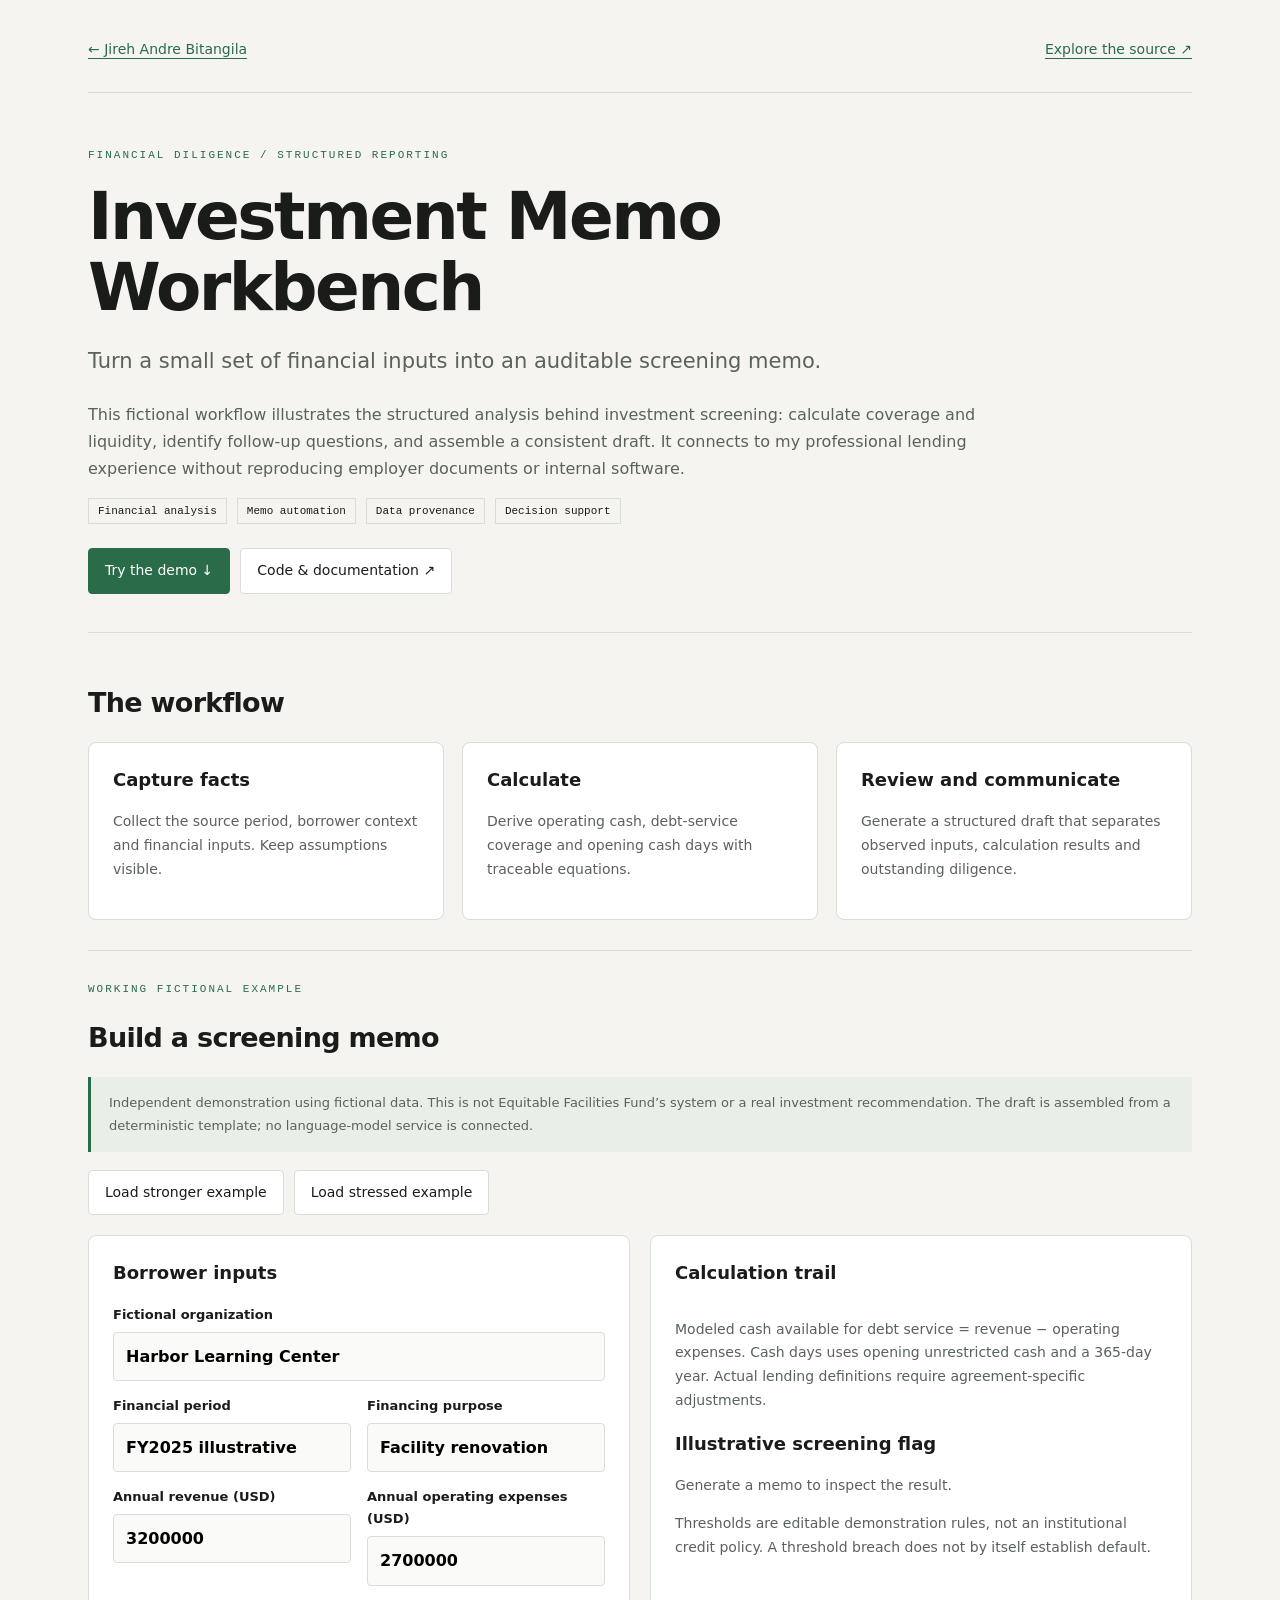
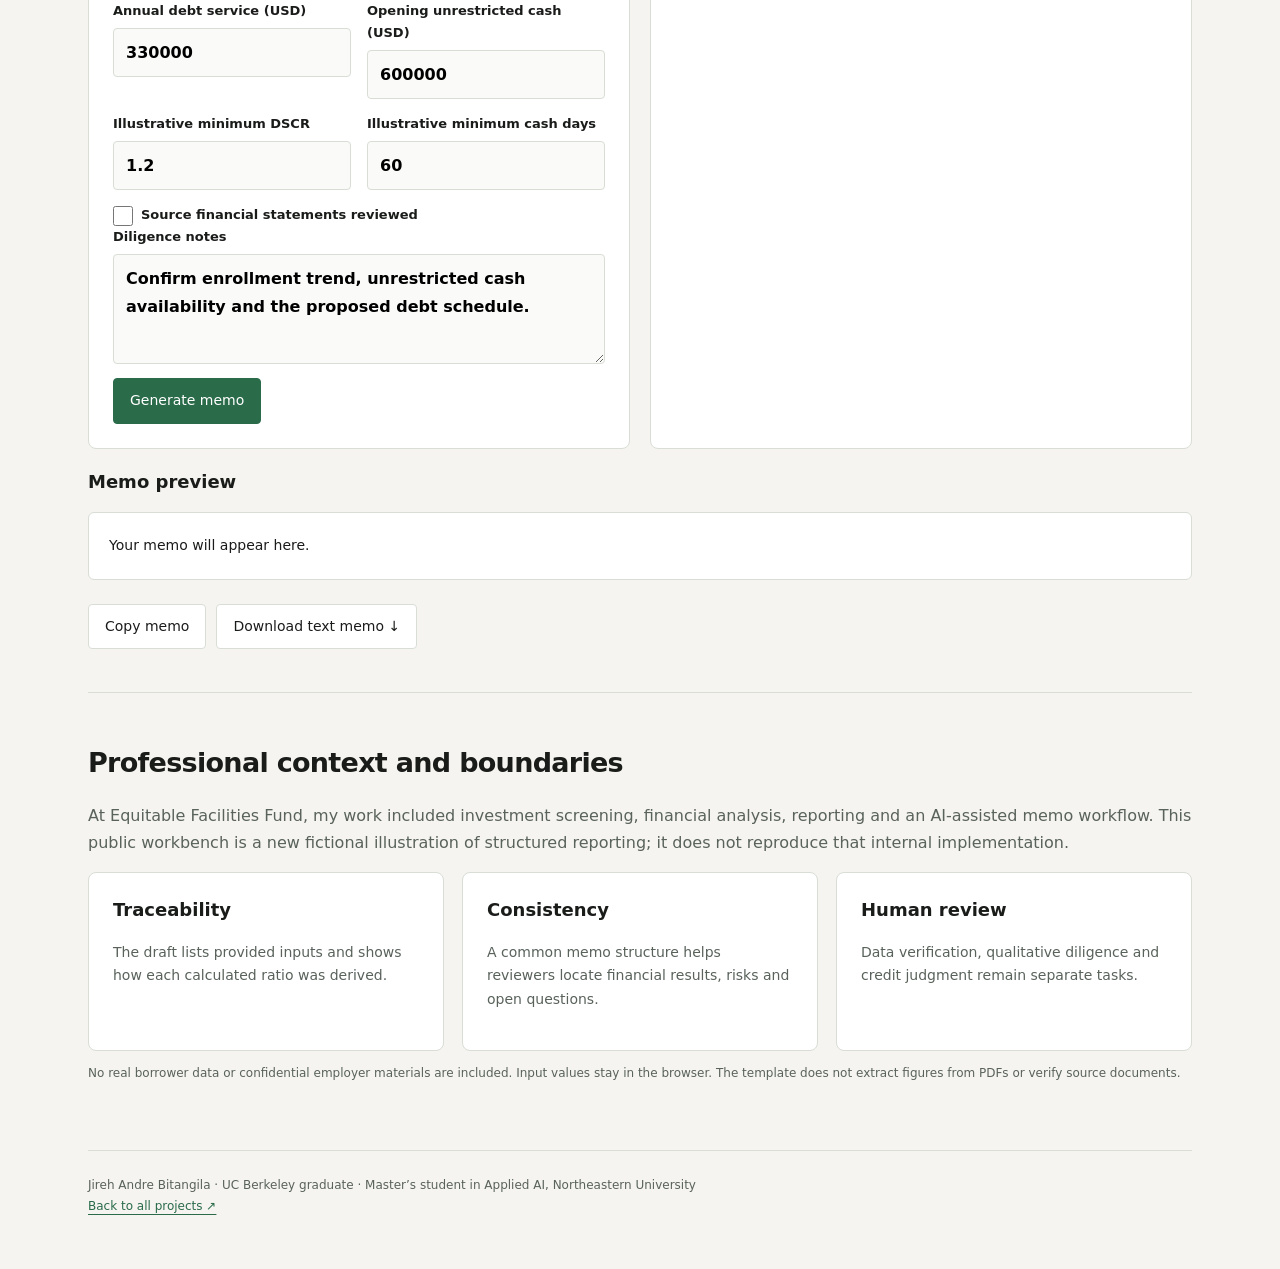
<file: projects/investment-memo/index.html>
<!doctype html><html lang="en"><head><meta charset="utf-8"><meta name="viewport" content="width=device-width,initial-scale=1"><title>Investment Memo Workbench — Jireh Andre Bitangila</title><meta name="description" content="Turn a small set of financial inputs into an auditable screening memo."><link rel="stylesheet" href="../shared/project.css"></head><body><main><nav><a href="../../">← Jireh Andre Bitangila</a><a href="https://github.com/jirehandre23/Portfolio/tree/main/projects/investment-memo">Explore the source ↗</a></nav><header class="hero"><div class="eyebrow">FINANCIAL DILIGENCE / STRUCTURED REPORTING</div><h1>Investment Memo Workbench</h1><p class="lead">Turn a small set of financial inputs into an auditable screening memo.</p><p>This fictional workflow illustrates the structured analysis behind investment screening: calculate coverage and liquidity, identify follow-up questions, and assemble a consistent draft. It connects to my professional lending experience without reproducing employer documents or internal software.</p><div class="tags"><span>Financial analysis</span><span>Memo automation</span><span>Data provenance</span><span>Decision support</span></div><div class="actions"><a class="button primary" href="#demo">Try the demo ↓</a><a class="button" href="https://github.com/jirehandre23/Portfolio/tree/main/projects/investment-memo">Code &amp; documentation ↗</a></div></header>
<section><h2>The workflow</h2><div class="grid"><article class="panel"><h3>Capture facts</h3><p>Collect the source period, borrower context and financial inputs. Keep assumptions visible.</p></article><article class="panel"><h3>Calculate</h3><p>Derive operating cash, debt-service coverage and opening cash days with traceable equations.</p></article><article class="panel"><h3>Review and communicate</h3><p>Generate a structured draft that separates observed inputs, calculation results and outstanding diligence.</p></article></div></section>
<section id="demo"><div class="eyebrow">WORKING FICTIONAL EXAMPLE</div><h2>Build a screening memo</h2><p class="note">Independent demonstration using fictional data. This is not Equitable Facilities Fund’s system or a real investment recommendation. The draft is assembled from a deterministic template; no language-model service is connected.</p><div class="controls"><button id="preset-strong" type="button">Load stronger example</button><button id="preset-stressed" type="button">Load stressed example</button></div><div class="demo-grid"><form id="memo-form" class="panel"><h3>Borrower inputs</h3><label for="organization">Fictional organization<input id="organization" maxlength="80" required value="Harbor Learning Center"></label><div class="form-grid"><label for="period">Financial period<input id="period" maxlength="40" required value="FY2025 illustrative"></label><label for="purpose">Financing purpose<input id="purpose" maxlength="120" required value="Facility renovation"></label><label for="revenue">Annual revenue (USD)<input id="revenue" type="number" min="1" step="1" required value="3200000"></label><label for="expenses">Annual operating expenses (USD)<input id="expenses" type="number" min="1" step="1" required value="2700000"></label><label for="debt-service">Annual debt service (USD)<input id="debt-service" type="number" min="1" step="1" required value="330000"></label><label for="cash">Opening unrestricted cash (USD)<input id="cash" type="number" min="0" step="1" required value="600000"></label><label for="min-dscr">Illustrative minimum DSCR<input id="min-dscr" type="number" min="0.1" max="10" step="0.05" required value="1.2"></label><label for="min-cash">Illustrative minimum cash days<input id="min-cash" type="number" min="0" max="3650" step="1" required value="60"></label></div><label for="source-reviewed"><input id="source-reviewed" type="checkbox">Source financial statements reviewed</label><label for="notes">Diligence notes<textarea id="notes" maxlength="1000">Confirm enrollment trend, unrestricted cash availability and the proposed debt schedule.</textarea></label><button class="primary" type="submit">Generate memo</button><p id="memo-error" role="alert" class="error" hidden></p></form><div class="panel"><h3>Calculation trail</h3><div class="scroll"><table><tbody id="calculation-table"></tbody></table></div><p class="small">Modeled cash available for debt service = revenue − operating expenses. Cash days uses opening unrestricted cash and a 365-day year. Actual lending definitions require agreement-specific adjustments.</p><h3>Illustrative screening flag</h3><p id="screening-flag" role="status">Generate a memo to inspect the result.</p><p class="small">Thresholds are editable demonstration rules, not an institutional credit policy. A threshold breach does not by itself establish default.</p></div></div><h3>Memo preview</h3><pre id="memo-output" class="memo-output" aria-live="polite">Your memo will appear here.</pre><div class="actions"><button id="copy-memo" type="button" disabled>Copy memo</button><button id="download-memo" type="button" disabled>Download text memo ↓</button></div><p id="copy-status" class="status" role="status"></p></section>
<section><h2>Professional context and boundaries</h2><p>At Equitable Facilities Fund, my work included investment screening, financial analysis, reporting and an AI-assisted memo workflow. This public workbench is a new fictional illustration of structured reporting; it does not reproduce that internal implementation.</p><div class="grid"><div class="panel"><h3>Traceability</h3><p>The draft lists provided inputs and shows how each calculated ratio was derived.</p></div><div class="panel"><h3>Consistency</h3><p>A common memo structure helps reviewers locate financial results, risks and open questions.</p></div><div class="panel"><h3>Human review</h3><p>Data verification, qualitative diligence and credit judgment remain separate tasks.</p></div></div><p class="small">No real borrower data or confidential employer materials are included. Input values stay in the browser. The template does not extract figures from PDFs or verify source documents.</p></section><footer>Jireh Andre Bitangila · UC Berkeley graduate · Master’s student in Applied AI, Northeastern University<br><a href="../../#projects">Back to all projects ↗</a></footer></main><script type="module" src="demo.mjs?v=20261018-feedback"></script></body></html>
</file>
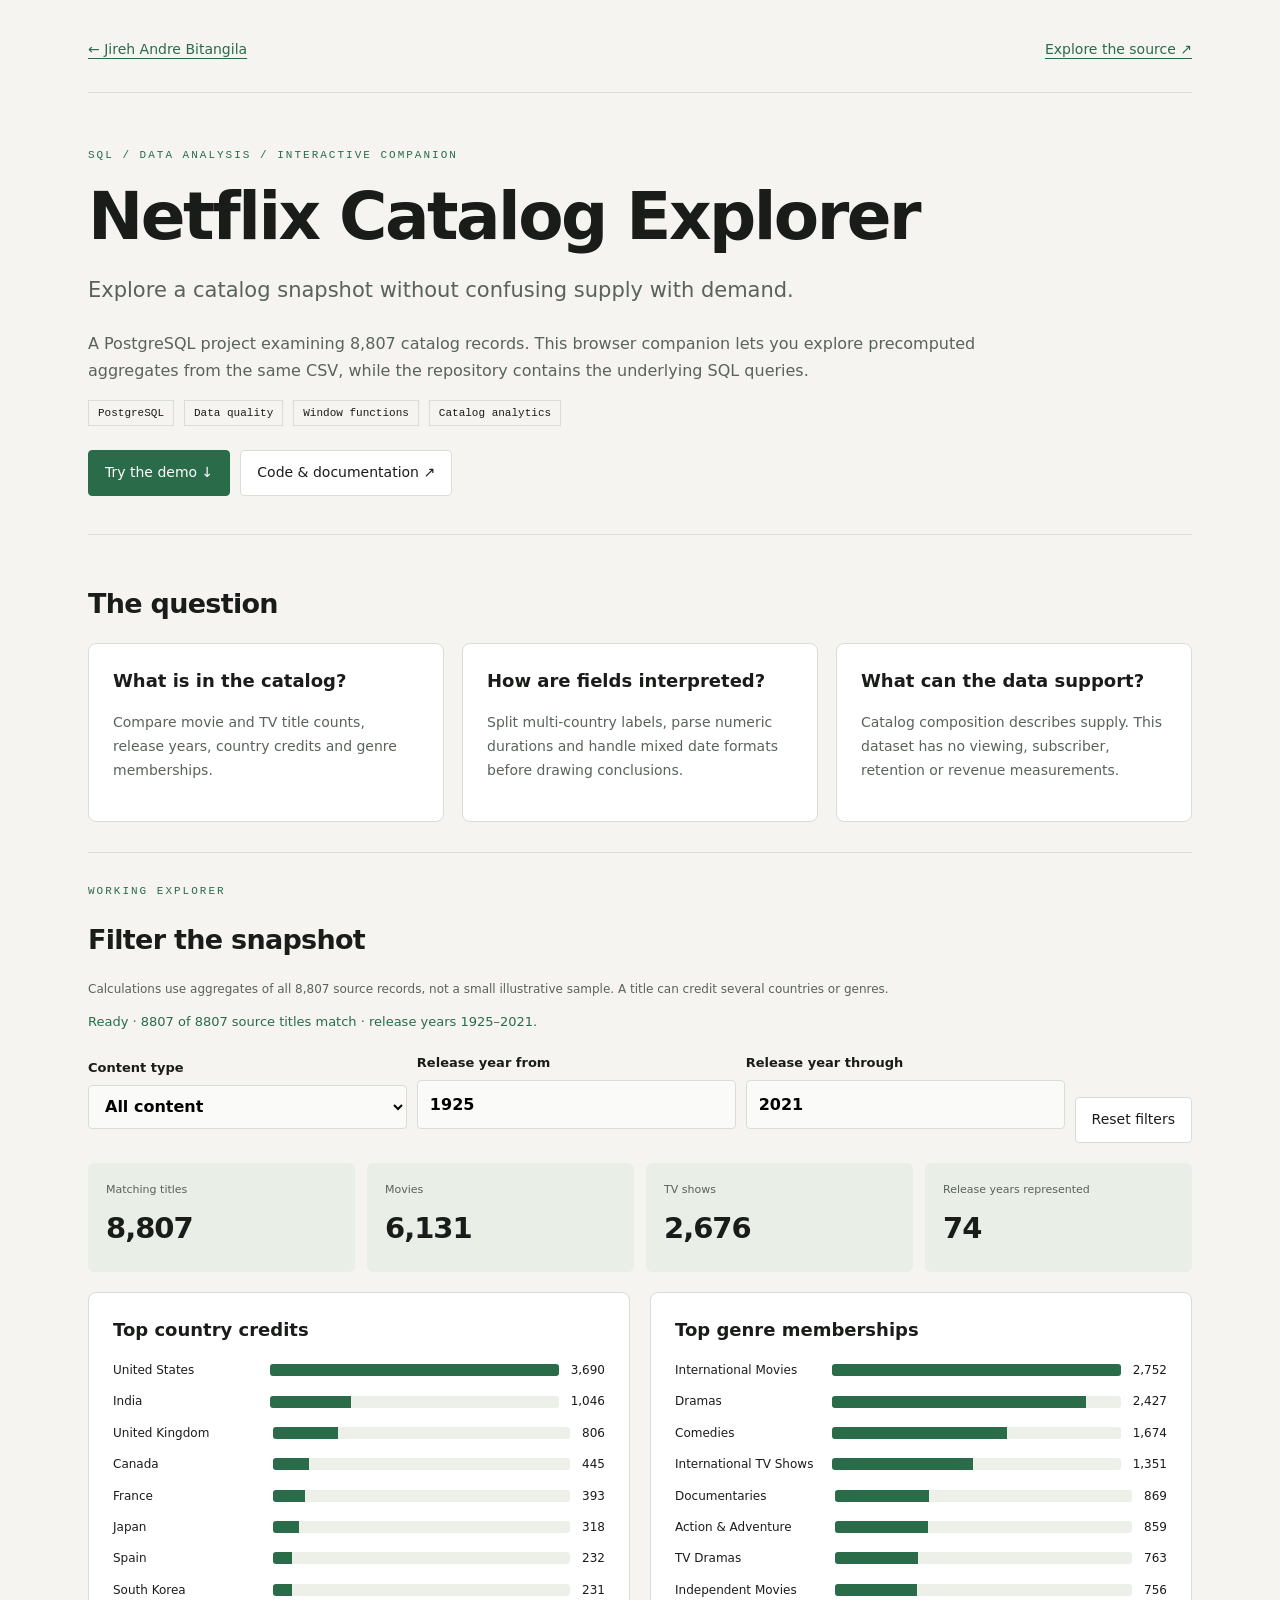
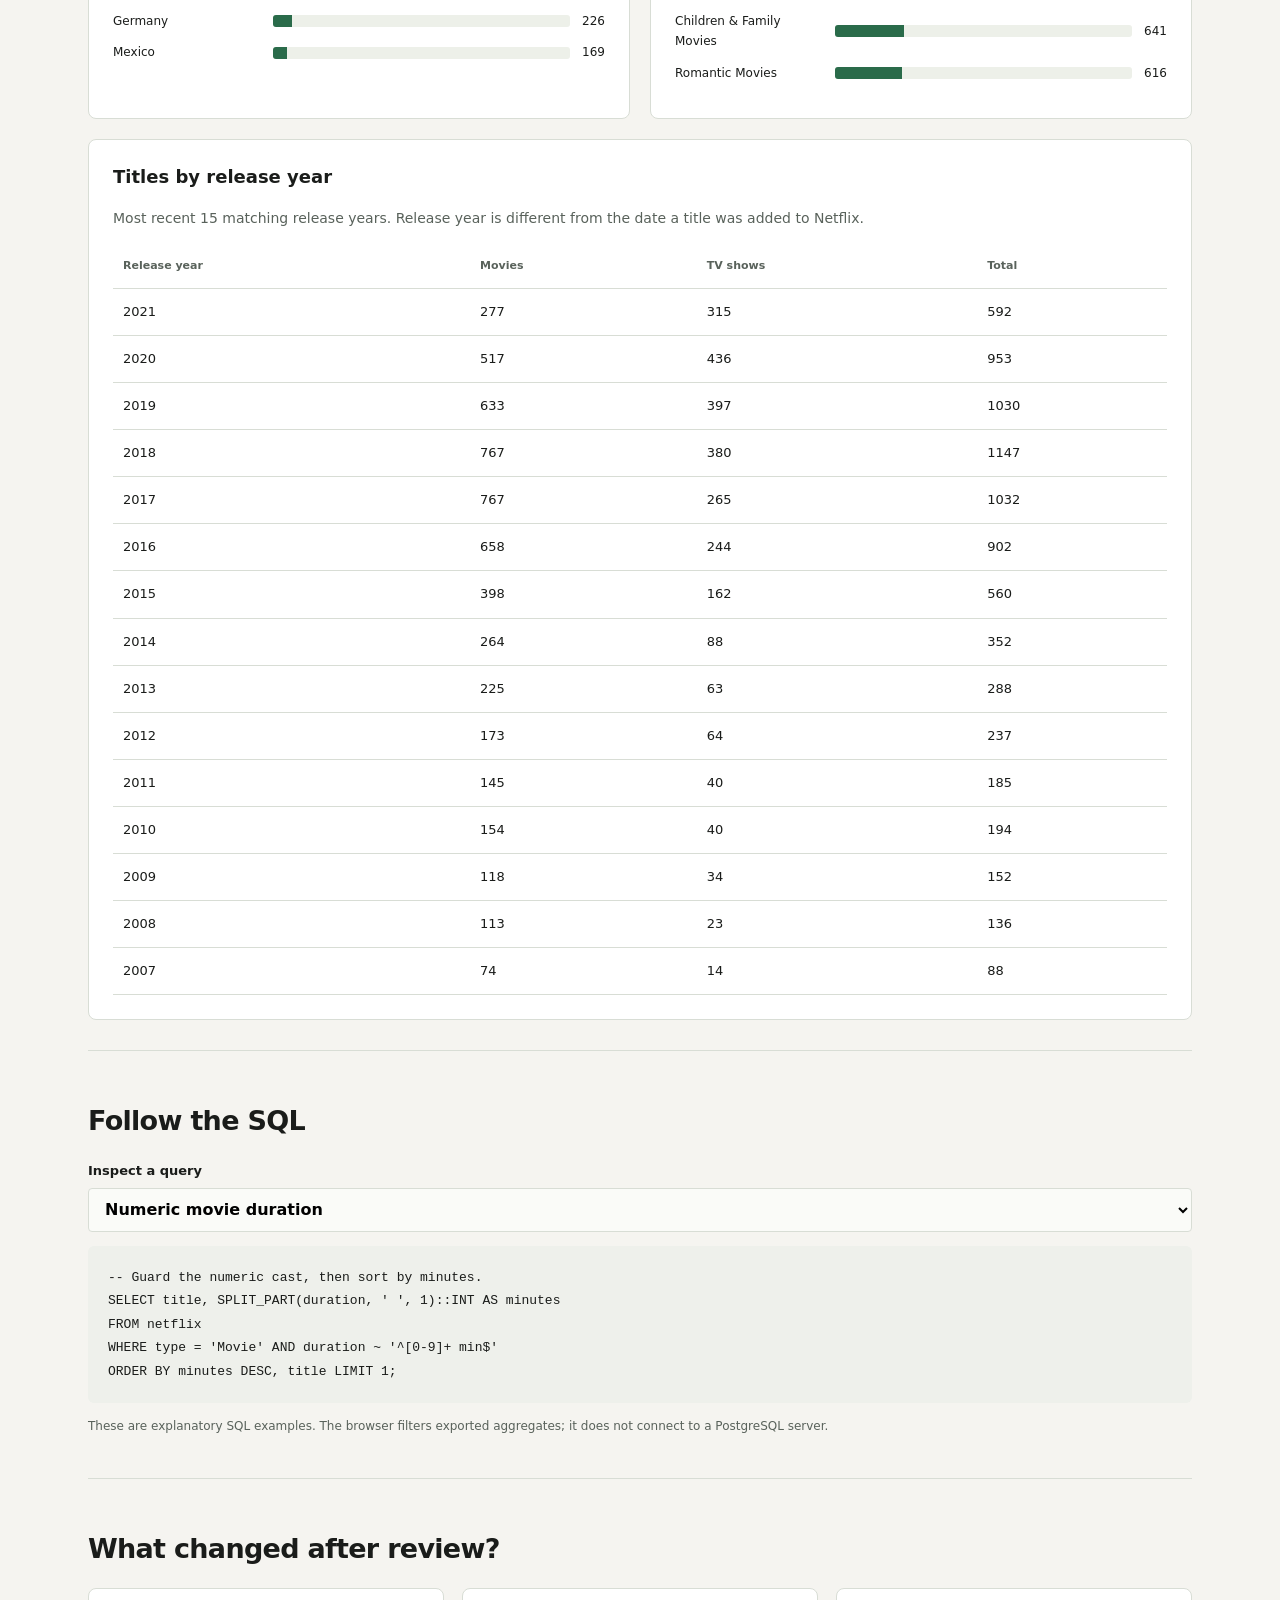
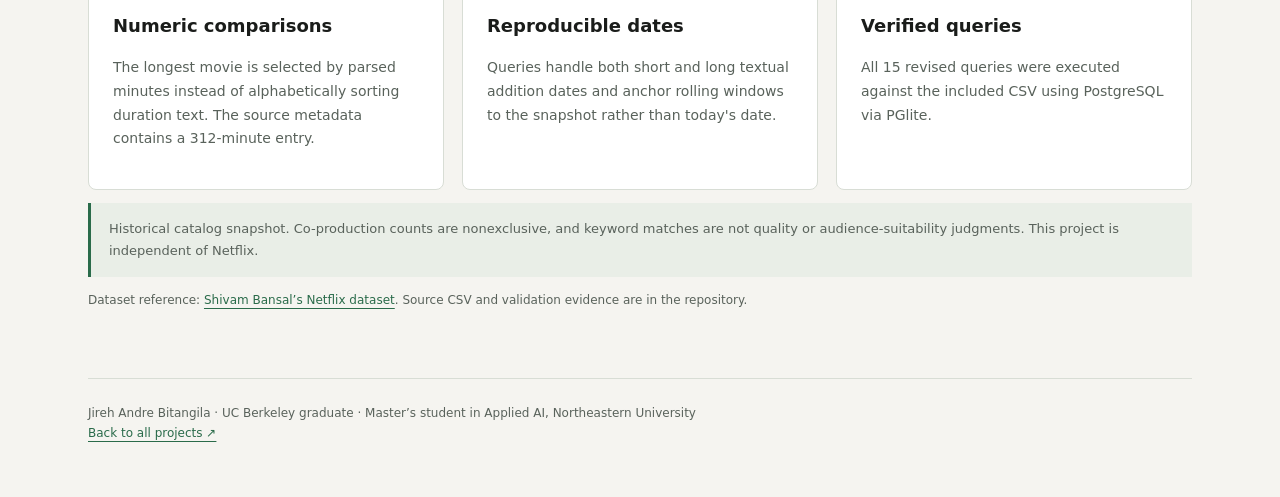
<file: projects/netflix/index.html>
<!doctype html><html lang="en"><head><meta charset="utf-8"><meta name="viewport" content="width=device-width,initial-scale=1"><title>Netflix Catalog Explorer — Jireh Andre Bitangila</title><meta name="description" content="Explore a catalog snapshot without confusing supply with demand."><link rel="stylesheet" href="../shared/project.css"></head><body><main><nav><a href="../../">← Jireh Andre Bitangila</a><a href="https://github.com/jirehandre23/Netflix_SQL">Explore the source ↗</a></nav><header class="hero"><div class="eyebrow">SQL / DATA ANALYSIS / INTERACTIVE COMPANION</div><h1>Netflix Catalog Explorer</h1><p class="lead">Explore a catalog snapshot without confusing supply with demand.</p><p>A PostgreSQL project examining 8,807 catalog records. This browser companion lets you explore precomputed aggregates from the same CSV, while the repository contains the underlying SQL queries.</p><div class="tags"><span>PostgreSQL</span><span>Data quality</span><span>Window functions</span><span>Catalog analytics</span></div><div class="actions"><a class="button primary" href="#demo">Try the demo ↓</a><a class="button" href="https://github.com/jirehandre23/Netflix_SQL">Code &amp; documentation ↗</a></div></header>
<section><h2>The question</h2><div class="grid"><article class="panel"><h3>What is in the catalog?</h3><p>Compare movie and TV title counts, release years, country credits and genre memberships.</p></article><article class="panel"><h3>How are fields interpreted?</h3><p>Split multi-country labels, parse numeric durations and handle mixed date formats before drawing conclusions.</p></article><article class="panel"><h3>What can the data support?</h3><p>Catalog composition describes supply. This dataset has no viewing, subscriber, retention or revenue measurements.</p></article></div></section>
<section id="demo"><div class="eyebrow">WORKING EXPLORER</div><h2>Filter the snapshot</h2><p class="small">Calculations use aggregates of all 8,807 source records, not a small illustrative sample. A title can credit several countries or genres.</p><div id="status" class="status" role="status">Loading catalog data…</div><div class="controls"><label for="type">Content type<select id="type"><option value="all">All content</option><option>Movie</option><option>TV Show</option></select></label><label for="year-from">Release year from<input id="year-from" type="number" step="1" value="1925"></label><label for="year-to">Release year through<input id="year-to" type="number" step="1" value="2021"></label><button id="reset" type="button">Reset filters</button></div><div class="kpis"><div><span>Matching titles</span><strong id="titles">—</strong></div><div><span>Movies</span><strong id="movies">—</strong></div><div><span>TV shows</span><strong id="shows">—</strong></div><div><span>Release years represented</span><strong id="years">—</strong></div></div><div class="demo-grid"><div class="panel"><h3>Top country credits</h3><div id="country-bars"></div></div><div class="panel"><h3>Top genre memberships</h3><div id="genre-bars"></div></div></div><div class="panel"><h3>Titles by release year</h3><p class="small">Most recent 15 matching release years. Release year is different from the date a title was added to Netflix.</p><div class="scroll"><table><thead><tr><th>Release year</th><th>Movies</th><th>TV shows</th><th>Total</th></tr></thead><tbody id="year-table"></tbody></table></div></div></section>
<section><h2>Follow the SQL</h2><label for="query">Inspect a query<select id="query"><option value="duration">Numeric movie duration</option><option value="countries">Country memberships</option><option value="dates">Mixed addition dates</option></select></label><pre id="sql-code"></pre><p class="small">These are explanatory SQL examples. The browser filters exported aggregates; it does not connect to a PostgreSQL server.</p></section>
<section><h2>What changed after review?</h2><div class="grid"><div class="panel"><h3>Numeric comparisons</h3><p>The longest movie is selected by parsed minutes instead of alphabetically sorting duration text. The source metadata contains a 312-minute entry.</p></div><div class="panel"><h3>Reproducible dates</h3><p>Queries handle both short and long textual addition dates and anchor rolling windows to the snapshot rather than today's date.</p></div><div class="panel"><h3>Verified queries</h3><p>All 15 revised queries were executed against the included CSV using PostgreSQL via PGlite.</p></div></div><p class="note">Historical catalog snapshot. Co-production counts are nonexclusive, and keyword matches are not quality or audience-suitability judgments. This project is independent of Netflix.</p><p class="small">Dataset reference: <a href="https://www.kaggle.com/datasets/shivamb/netflix-shows">Shivam Bansal’s Netflix dataset</a>. Source CSV and validation evidence are in the repository.</p></section><footer>Jireh Andre Bitangila · UC Berkeley graduate · Master’s student in Applied AI, Northeastern University<br><a href="../../#projects">Back to all projects ↗</a></footer></main><script type="module" src="demo.mjs"></script></body></html>
</file>
<file: responsive.css>
/* Responsive refinements for phones, tablets and touch devices. */
html { -webkit-text-size-adjust: 100%; scroll-padding-top: 90px; }
img { max-width: 100%; }
.hero-left, .hero-right, .about-grid > *, .pcard, .erow > *, .scol,
.contact-inner > *, .clink-l, .cright { min-width: 0; }
.astat-val, .clink-val, .sitems li, .pcard h3, footer p { overflow-wrap: anywhere; }
a:focus-visible, button:focus-visible { outline: 2px solid var(--accent); outline-offset: 5px; }
.nav-hamburger { width: 44px; height: 44px; align-items: center; justify-content: center; }
body.menu-open { overflow: hidden; }
.mobile-menu {
  height: 100vh; height: 100dvh; bottom: auto;
  padding: max(88px, env(safe-area-inset-top)) 20px max(24px, env(safe-area-inset-bottom));
  overflow-y: auto; overscroll-behavior: contain;
  justify-content: flex-start; gap: clamp(8px, 2vh, 18px);
}
.mobile-menu a { display: flex; align-items: center; justify-content: center; min-height: 44px; flex-shrink: 0; font-size: clamp(1.25rem, 4.5vw, 1.75rem); }
.mobile-menu a.mm-cta { font-size: .85rem; padding: .65rem 1.2rem; }
@media (max-width: 1100px) {
  nav { padding: .6rem 1.25rem; min-height: 64px; }
  .nav-links, .nav-actions { display: none; }
  .nav-hamburger { display: flex; }
}
@media (hover: none), (pointer: coarse) {
  body { cursor: auto; }
  .cursor, .cursor-ring { display: none; }
}
@media (max-width: 768px) {
  html { scroll-padding-top: 78px; }
  .hero { padding-top: 64px; }
  .hero-left { padding: 1.75rem 1.25rem 3rem; }
  .hero-eyebrow { line-height: 1.7; letter-spacing: .08em; align-items: flex-start; }
  .hero-eyebrow::before { flex-shrink: 0; margin-top: .8em; width: 18px; }
  .s-pulse { flex-shrink: 0; margin-top: .5em; }
  .hero-desc, .about-body p, .cright p { font-size: 16px; line-height: 1.8; }
  .astat { gap: .4rem; }
  .astat-val { text-align: left; max-width: 100%; line-height: 1.5; }
  .pcard p { font-size: 15px; }
  .pfoot { gap: 12px; }
  .ptags { min-width: 0; }
  .ptag { line-height: 1.6; }
  .clink-l { gap: .65rem; }
  .clink-type { min-width: 40px; font-size: 9px; }
  .clink-val { font-size: 13px; }
  .clink-arr { flex-shrink: 0; margin-left: 8px; }
  footer p { line-height: 1.8; }
}
@media (max-width: 600px) {
  .hero-actions { flex-direction: column; }
  .hero-actions a { display: flex; align-items: center; justify-content: center; width: 100%; min-height: 48px; font-size: 14px; padding: .8rem 1rem; }
  .hero-numbers { display: grid; grid-template-columns: repeat(3, minmax(0,1fr)); gap: 12px; }
  .hero-num-val { font-size: clamp(1.1rem,4.8vw,1.55rem); }
  .hero-num-val sup { font-size: .6em; }
  .hero-num-label { line-height: 1.7; letter-spacing: .04em; }
  .skills-wrap { grid-template-columns: 1fr; }
  .sitems li { font-size: 14px; line-height: 1.6; }
}
@media (prefers-reduced-motion: reduce) {
  html { scroll-behavior: auto; }
  *, *::before, *::after { animation: none !important; transition: none !important; }
  .reveal, .hero-eyebrow, .hero-name, .hero-desc, .hero-actions, .hero-numbers, .hero-right { opacity: 1; transform: none; }
}
</file>
<file: projects/shared/project.css>
:root{--bg:#f5f4f0;--ink:#1a1c1a;--muted:#59625b;--green:#2a6b4a;--line:#d8ddd5}*{box-sizing:border-box}html{scroll-behavior:smooth;scroll-padding-top:20px}body{margin:0;background:var(--bg);color:var(--ink);font:16px/1.7 system-ui,sans-serif}main{max-width:1160px;padding:28px;margin:auto}a{color:var(--green);text-underline-offset:4px}nav{display:flex;justify-content:space-between;gap:20px;padding-bottom:20px;border-bottom:1px solid var(--line)}nav a{font-size:14px;min-height:44px;display:inline-flex;align-items:center}.hero{padding:54px 0 38px;max-width:900px}.eyebrow{font:11px/1.6 monospace;letter-spacing:2px;color:var(--green)}h1{font-size:clamp(36px,6vw,66px);letter-spacing:-2.5px;line-height:1.08;margin:16px 0 20px}h2{font-size:27px;letter-spacing:-.7px;line-height:1.25}h3{font-size:18px;line-height:1.4}p{color:var(--muted)}.lead{font-size:21px}.tags,.actions,.controls{display:flex;gap:10px;flex-wrap:wrap}.tags span{font:11px monospace;border:1px solid var(--line);padding:6px 9px}.actions{margin-top:24px}.button,button{display:inline-flex;align-items:center;justify-content:center;min-height:44px;padding:10px 16px;border-radius:4px;border:1px solid var(--line);font:inherit;font-size:14px;background:white;color:var(--ink);cursor:pointer;text-decoration:none}.button.primary,button.primary{color:white;background:var(--green);border-color:var(--green)}button:hover{border-color:var(--green)}a:focus-visible,button:focus-visible,input:focus-visible,select:focus-visible,textarea:focus-visible{outline:2px solid var(--green);outline-offset:3px}section{padding:30px 0;border-top:1px solid var(--line)}.note{padding:15px 18px;background:#e9eee7;border-left:3px solid var(--green);font-size:13px}.grid{display:grid;grid-template-columns:repeat(3,minmax(0,1fr));gap:18px}.panel{padding:24px;background:white;border:1px solid var(--line);border-radius:8px;min-width:0}.panel>:first-child{margin-top:0}.panel p{font-size:14px}.demo-grid{display:grid;grid-template-columns:minmax(0,1fr) minmax(0,1fr);gap:20px;margin:20px 0}.kpis{display:grid;grid-template-columns:repeat(4,minmax(0,1fr));gap:12px;margin:20px 0}.kpis>div{background:#e9eee7;padding:18px;border-radius:6px}.kpis span{display:block;font-size:11px;color:var(--muted)}.kpis strong{display:block;font-size:29px;letter-spacing:-1px;margin-top:5px}.small{font-size:12px;line-height:1.7}.controls{align-items:end;margin:18px 0}.controls label{flex:1 1 150px}label{display:block;font-size:13px;font-weight:600}input,select,textarea{display:block;width:100%;font:inherit;font-size:16px;padding:10px 12px;background:#fafbf8;border:1px solid var(--line);border-radius:4px;min-height:44px;margin:6px 0 14px;box-sizing:border-box}input[type=checkbox]{display:inline-block;width:20px;min-height:20px;vertical-align:middle;margin:0 8px 0 0}textarea{min-height:110px;resize:vertical}.scroll{max-width:100%;overflow:auto}.scroll table{min-width:440px}table{width:100%;border-collapse:collapse;font-size:13px}th,td{text-align:left;padding:12px 10px;border-bottom:1px solid var(--line)}th{font-size:11px;color:var(--muted)}.bar-row{display:grid;grid-template-columns:minmax(100px,1fr) minmax(60px,2fr) auto;gap:12px;align-items:center;margin:11px 0;font-size:12px}.bar-track{background:#edf0e9;border-radius:3px;overflow:hidden;height:12px}.bar-fill{height:100%;background:var(--green);min-width:1px}.bar-value{font-variant-numeric:tabular-nums;white-space:nowrap}.bar-label{overflow-wrap:anywhere}figure{margin:18px 0}figure img{display:block;max-width:100%;height:auto;border:1px solid var(--line)}figcaption{font-size:12px;color:var(--muted);margin-top:8px}.method p{font-size:14px}pre{white-space:pre-wrap;overflow-wrap:anywhere;font:13px/1.8 ui-monospace,monospace;background:#eef0eb;padding:20px;border-radius:6px;max-height:650px;overflow:auto}.error{color:#a12e28}.status{font-size:13px;color:var(--green)}.form-grid{display:grid;grid-template-columns:1fr 1fr;gap:0 16px}.memo-output{max-height:none;background:white;border:1px solid var(--line);font:14px/1.8 system-ui,sans-serif}summary{cursor:pointer;font-weight:600}.gallery{background:white;padding:12px;border:1px solid var(--line);border-radius:6px}.gallery img{width:100%;max-height:660px;object-fit:contain}.inline-code{font:12px monospace;background:#eef0eb;padding:3px 6px}footer{padding:24px 0;margin-top:25px;border-top:1px solid var(--line);font-size:12px;color:var(--muted)}nav a,footer,.tags span{overflow-wrap:anywhere}.demo-grid>*,.grid>*,.controls>*{min-width:0}@media(max-width:700px){main{padding:20px 16px}.hero{padding:35px 0 28px}.grid,.demo-grid{grid-template-columns:1fr}.kpis{grid-template-columns:repeat(2,minmax(0,1fr))}.panel{padding:18px}nav{flex-wrap:wrap;gap:4px}.lead{font-size:19px}.actions .button{width:100%}.bar-row{grid-template-columns:minmax(80px,1fr) minmax(50px,1.4fr) auto;gap:8px}.form-grid{grid-template-columns:1fr}h1{letter-spacing:-1.5px}.gallery{padding:5px}pre{padding:14px}}@media(prefers-reduced-motion:reduce){html{scroll-behavior:auto}}
/* Safari's native selects and intrinsic grid sizing need explicit shrink bounds. */
main, section, .hero, .kpis, .gallery { min-width:0; }
select { min-width:0; max-width:100%; }
.panel, .gallery, .controls label { overflow-wrap:anywhere; }
.scroll { min-width:0; width:100%; }
@media(max-width:700px) { .kpis strong { font-size:clamp(20px,5.8vw,27px); overflow-wrap:anywhere; } }
/* Keep native Safari dropdown text inside its control; full-width phone filters
   also leave room for long country and metric names. */
select { overflow:hidden; text-overflow:ellipsis; white-space:nowrap; }
@media(max-width:700px) {
  .controls { flex-direction:column; align-items:stretch; }
  .controls label { flex:none; width:100%; }
  .controls button { width:100%; }
}
</file>
<file: projects/creditlens/style.css>
:root{--bg:#f5f4f0;--ink:#1a1c1a;--muted:#59625b;--green:#2a6b4a;--line:#d8ddd5}*{box-sizing:border-box}body{margin:0;background:var(--bg);color:var(--ink);font:15px/1.65 system-ui,sans-serif}main{max-width:1280px;margin:auto;padding:26px 28px 50px}nav{display:flex;justify-content:space-between;gap:20px;border-bottom:1px solid var(--line);padding-bottom:18px}a{color:var(--green);text-underline-offset:4px}header{padding:45px 0 35px;max-width:850px}.eyebrow{font:11px monospace;letter-spacing:2px;color:var(--green)}h1{font-size:clamp(48px,7vw,78px);letter-spacing:-4px;line-height:1.1;margin:14px 0}h1 span{color:var(--green)}.lead{font-size:24px;margin-bottom:8px;color:var(--ink)}p{color:var(--muted)}.badge{font:11px monospace;border:1px solid var(--line);padding:6px 10px;display:inline-block}.workspace{display:grid;grid-template-columns:270px 1fr;gap:24px;align-items:start}aside,.panel{border:1px solid var(--line);background:white;padding:24px;border-radius:8px}aside{position:sticky;top:16px;background:#eeede8}h2{font-size:20px;line-height:1.3;margin-top:0}h3{font-size:16px}.presets{display:flex;gap:5px;margin-bottom:24px}button{font:inherit;cursor:pointer;border:1px solid var(--line);background:white;border-radius:4px;padding:7px 9px}button:hover,button:focus-visible{outline:2px solid var(--green)}button.active,.primary{background:var(--green);color:white;border-color:var(--green)}label{display:block;font-size:12px;font-weight:650;margin-top:18px}output{float:right;color:var(--green)}input[type=range]{width:100%;accent-color:var(--green);margin:12px 0 8px}.small{font-size:12px;line-height:1.65}.primary{width:100%;margin-top:20px}.kpis{display:grid;grid-template-columns:repeat(4,1fr);gap:12px;margin-bottom:18px}.kpis article{padding:18px 12px;background:#e9eee7;border-radius:6px}.kpis span{display:block;font-size:11px;color:var(--muted)}.kpis strong{display:block;font-size:27px;letter-spacing:-1px;margin-top:5px}.scroll{overflow:auto}table{width:100%;border-collapse:collapse;font-size:12px}th,td{text-align:left;padding:12px 8px;border-bottom:1px solid var(--line);white-space:nowrap}th{font-size:11px;color:var(--muted)}.ok{color:#1c6038;background:#e7f2e9}.warn{color:#805510;background:#fff2cc}.bad{color:#983e39;background:#fbe7e5}td.flag{font-size:11px}.details{display:grid;grid-template-columns:1fr 1fr;gap:24px;margin:24px 0}.details label{margin:0 0 5px}select{width:100%;padding:9px;border:1px solid var(--line);border-radius:4px;font:inherit;background:white}dl{display:grid;grid-template-columns:1fr auto;gap:8px 18px;font-size:13px}dt{color:var(--muted)}dd{margin:0;text-align:right;font-variant-numeric:tabular-nums}.method-grid{display:grid;grid-template-columns:repeat(3,1fr);gap:24px}.method-grid p{font-size:13px}summary{cursor:pointer;font-weight:600}details{border-top:1px solid var(--line);padding-top:16px}footer{margin-top:30px;font-size:12px;color:var(--muted)}#error{background:#fbe7e5;padding:16px;margin-bottom:16px}@media(max-width:1000px){.workspace{grid-template-columns:230px 1fr}.kpis{grid-template-columns:repeat(2,1fr)}.details{grid-template-columns:1fr}}@media(max-width:700px){main{padding:20px 16px}.workspace,.method-grid{grid-template-columns:1fr}aside{position:static}.lead{font-size:21px}nav{flex-wrap:wrap;font-size:13px}.panel{padding:18px}.kpis strong{font-size:26px}}

/* Keep wide financial tables inside scrollable panels on narrow screens. */
.workspace > *, .details > *, .panel, .method-grid > * { min-width: 0; }
nav a, footer, .eyebrow { overflow-wrap: anywhere; }
@media(max-width:700px) {
  button, select { min-height:44px; }
  select { font-size:16px; max-width:100%; }
  input[type=range] { min-height:44px; margin:4px 0; }
  .presets { flex-wrap:wrap; }
  .presets button { flex:1; }
  .scroll { max-width:100%; overscroll-behavior-x:contain; }
  .details dl { grid-template-columns:minmax(0,1fr) auto; gap:12px; }
  .badge { max-width:100%; line-height:1.6; }
  nav a { display:inline-flex; align-items:center; min-height:44px; }
}
@media(max-width:360px) { .details dl { grid-template-columns:1fr; } .details dd { text-align:left; margin-bottom:8px; } }
</file>
<file: projects/fraudwatch/web/demo.css>
#try-demo{scroll-margin-top:24px}.demo-note{font-size:13px;padding:16px 18px;background:#e9eee7;border-left:3px solid var(--green)}.demo-layout{display:grid;grid-template-columns:minmax(0,1.2fr) minmax(0,1fr);gap:20px;margin:20px 0}.demo-panel{min-width:0;padding:24px;border:1px solid var(--line);border-radius:8px;background:white}.demo-panel p{margin:10px 0}.demo-panel label{display:block;font-size:13px;font-weight:600;margin-top:14px}.demo-panel input,.demo-panel select{display:block;width:100%;min-height:44px;padding:10px 12px;font:inherit;font-size:16px;border:1px solid var(--line);border-radius:4px;background:#fafbf8;box-sizing:border-box;margin-top:6px}.demo-panel input[type=range]{padding:0;accent-color:var(--green)}.field-pair{display:grid;grid-template-columns:minmax(0,1fr) minmax(0,1fr);gap:16px;align-items:end}fieldset{margin:0;padding:0;border:0;min-width:0}button{font:inherit;font-size:13px;padding:10px 14px;min-height:44px;border:1px solid var(--line);border-radius:4px;background:white;color:var(--ink);cursor:pointer}button:hover:not(:disabled){border-color:var(--green);background:#edf3ec}button:focus-visible,input:focus-visible,select:focus-visible,.demo-table-wrap:focus-visible{outline:2px solid var(--green);outline-offset:3px}button:disabled{opacity:.5;cursor:wait}.demo-primary{display:block;width:100%;margin-top:20px;background:var(--green);color:white;border-color:var(--green)}.demo-primary:hover:not(:disabled){background:#20583b;color:white}.preset-row,.batch-buttons{display:flex;flex-wrap:wrap;gap:8px}.score-number{font-size:56px;font-weight:750;letter-spacing:-3px;line-height:1.3;color:var(--green);margin:14px 0}.decision{display:inline-block;padding:7px 12px;background:#eef0eb;border-radius:4px;font-size:13px}.decision.review{background:#fff0d0;color:#714d0b}.small{font-size:12px;line-height:1.7}output{float:right;color:var(--green)}.feedback{border-top:1px solid var(--line);margin-top:18px;padding-top:8px}.feedback button{margin:4px 6px 0 0}.demo-kpis{display:grid;grid-template-columns:repeat(4,minmax(0,1fr));gap:12px;margin:20px 0}.demo-kpis>div{padding:18px;background:#e9eee7;border-radius:6px}.demo-kpis span{display:block;font-size:11px;color:var(--muted)}.demo-kpis strong{display:block;font-size:26px;margin-top:6px}.demo-table-wrap{max-width:100%;overflow:auto;border:1px solid var(--line);background:white;border-radius:6px}.demo-table-wrap table{min-width:610px;font-size:12px}.demo-table-wrap td{white-space:nowrap}.status{font-size:13px;color:var(--green)}.input-error{color:#a12e28;font-size:13px}.sr-only{position:absolute;width:1px;height:1px;overflow:hidden;clip-path:inset(50%)}#model-provenance{overflow-wrap:anywhere;font-size:12px}details summary{cursor:pointer;font-size:14px;font-weight:600}details p{font-size:13px}@media(max-width:700px){.demo-layout{grid-template-columns:1fr}.demo-panel{padding:18px}.demo-kpis{grid-template-columns:repeat(2,minmax(0,1fr))}.batch-buttons button{flex:1 1 140px}.demo-note{font-size:12px}.field-pair{gap:10px}.demo-panel label{font-size:12px}.score-number{font-size:48px}}@media(max-width:360px){.field-pair{grid-template-columns:1fr}.preset-row button{flex:1}}
@media(max-width:400px){.hero h1{font-size:clamp(36px,11vw,44px);letter-spacing:-2px}}
</file>
